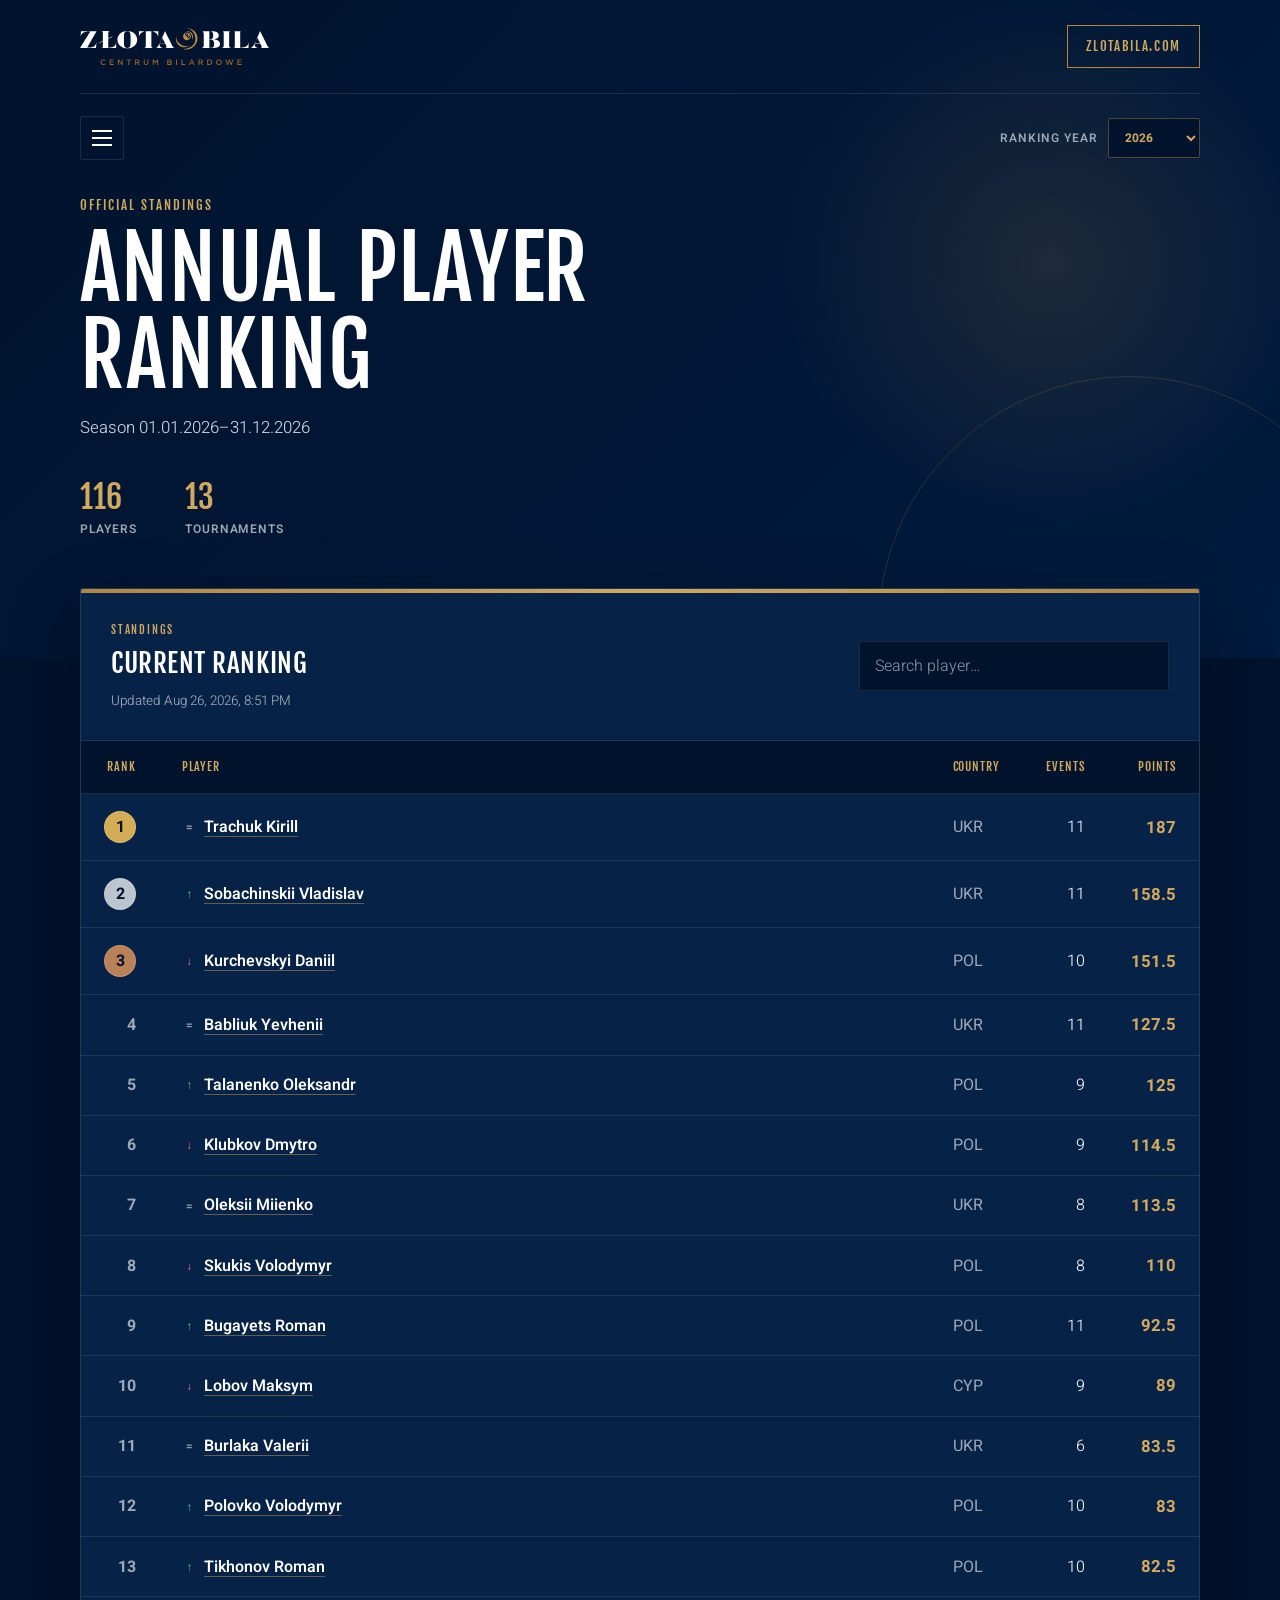
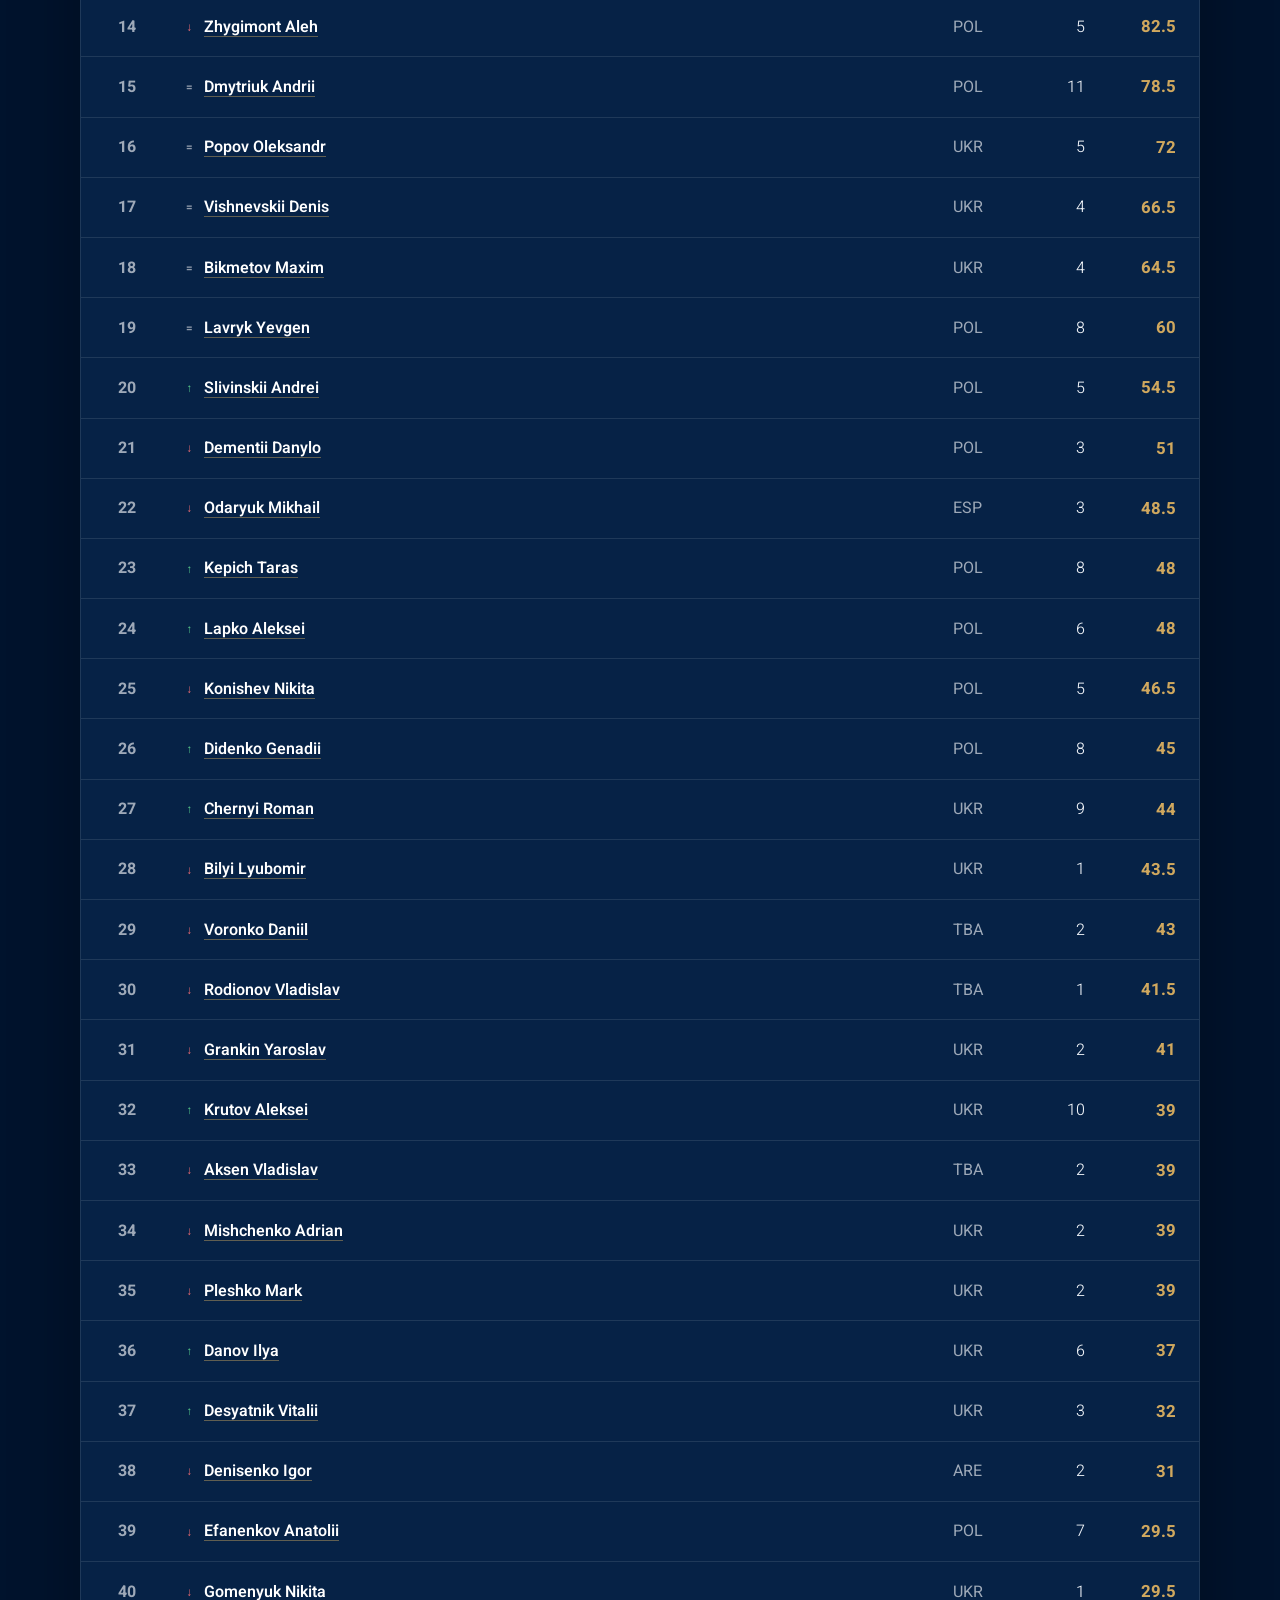
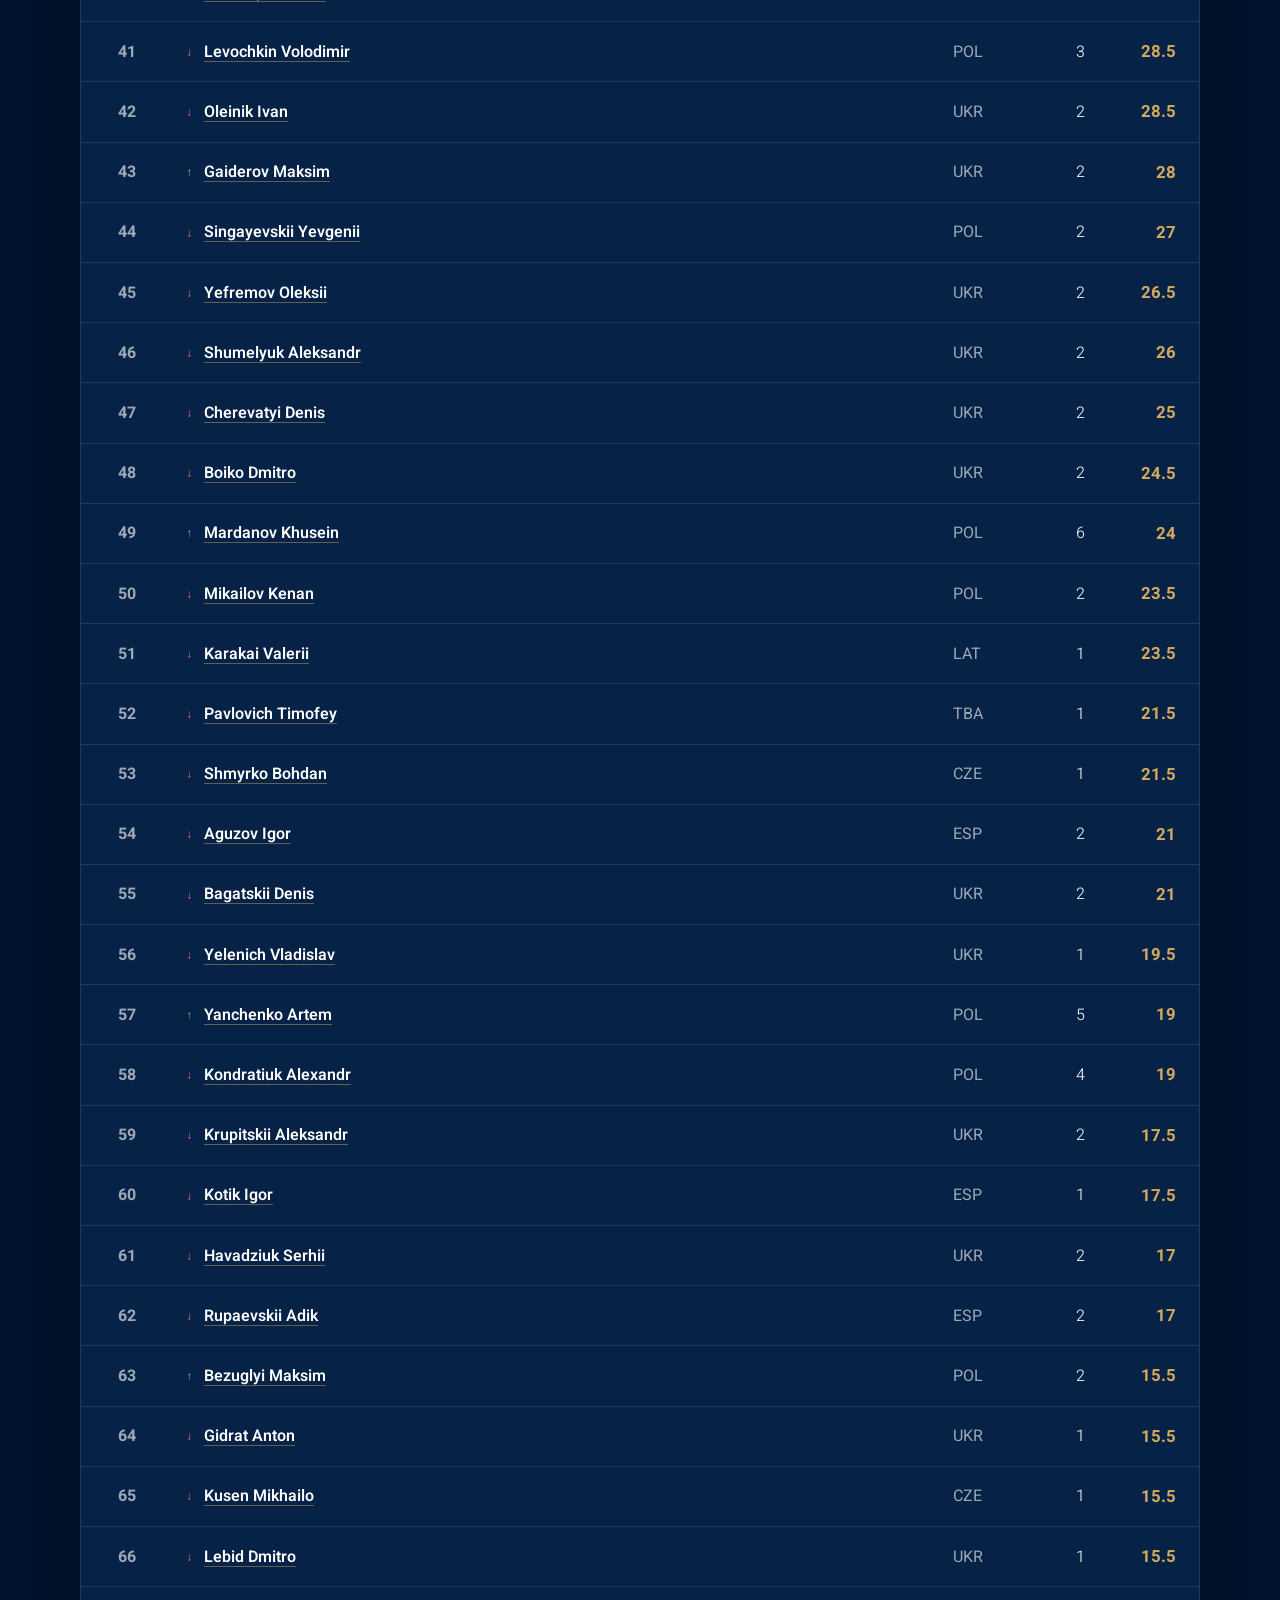
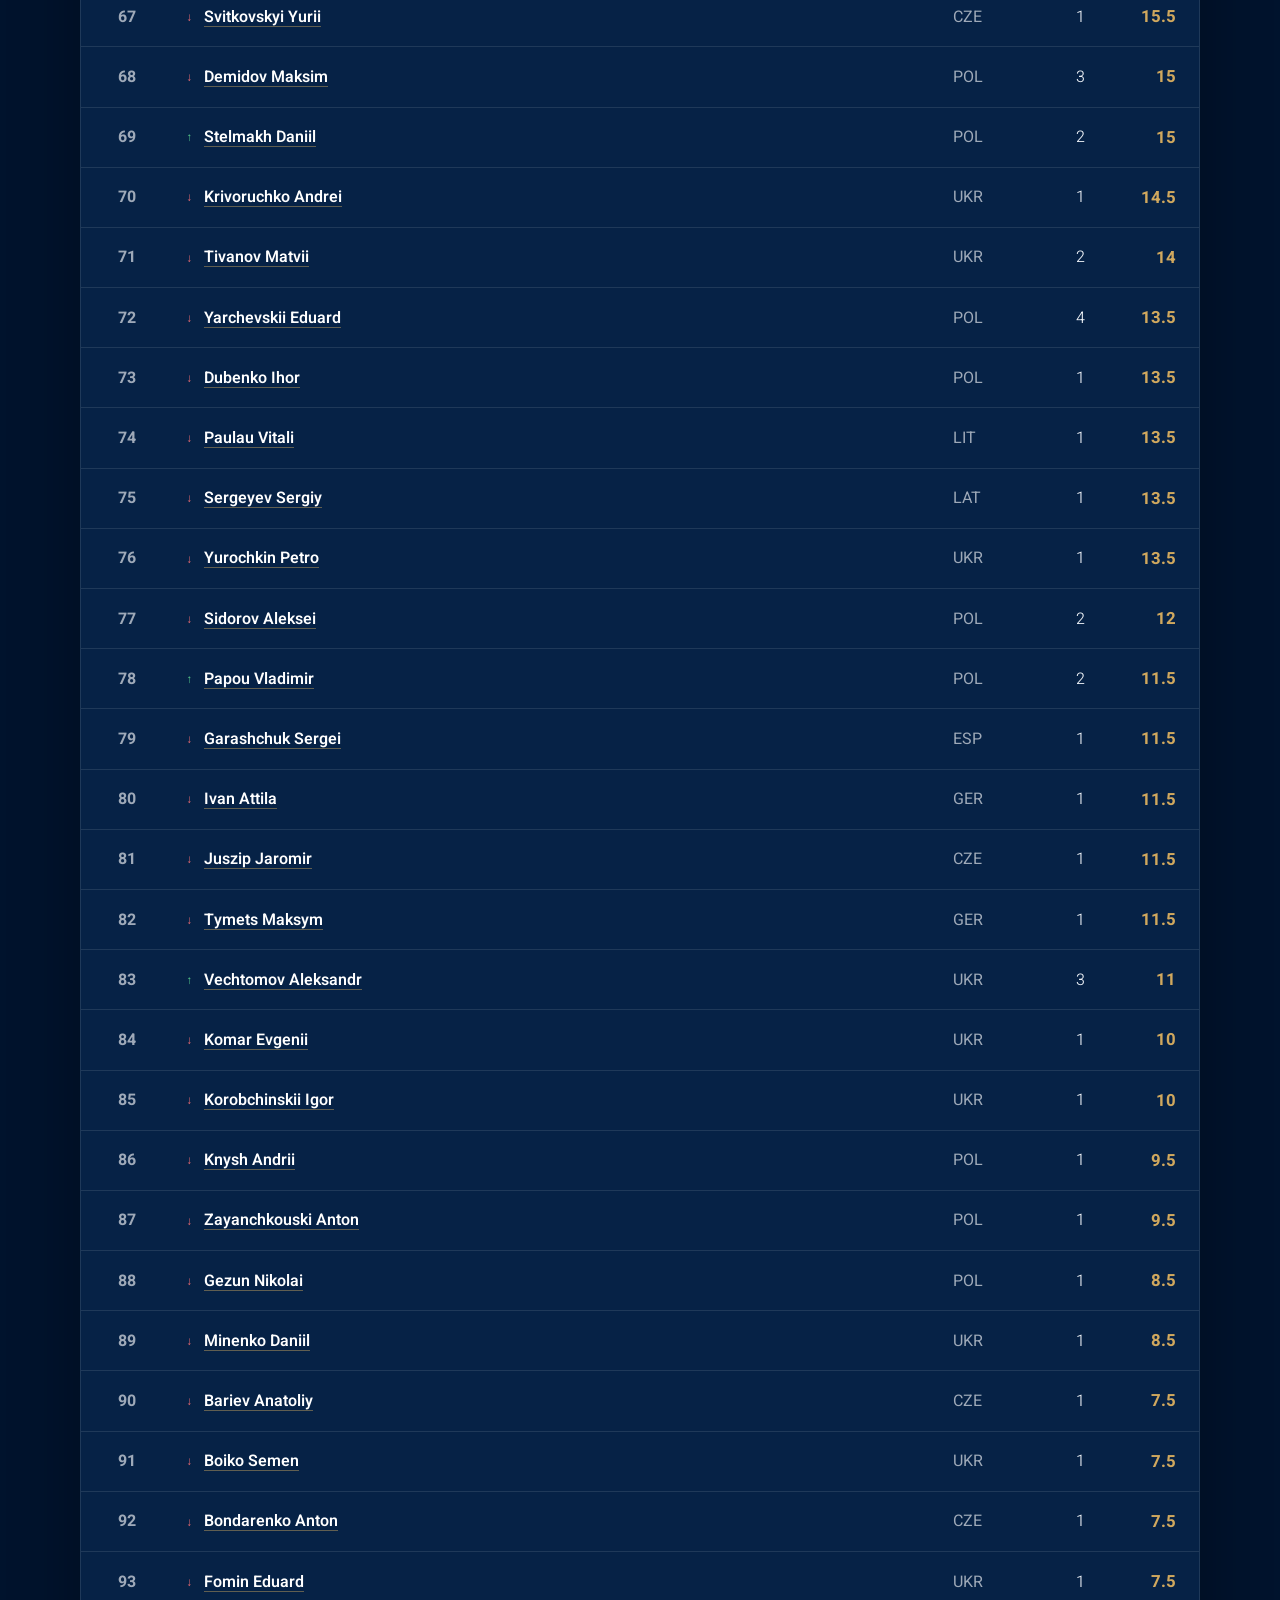
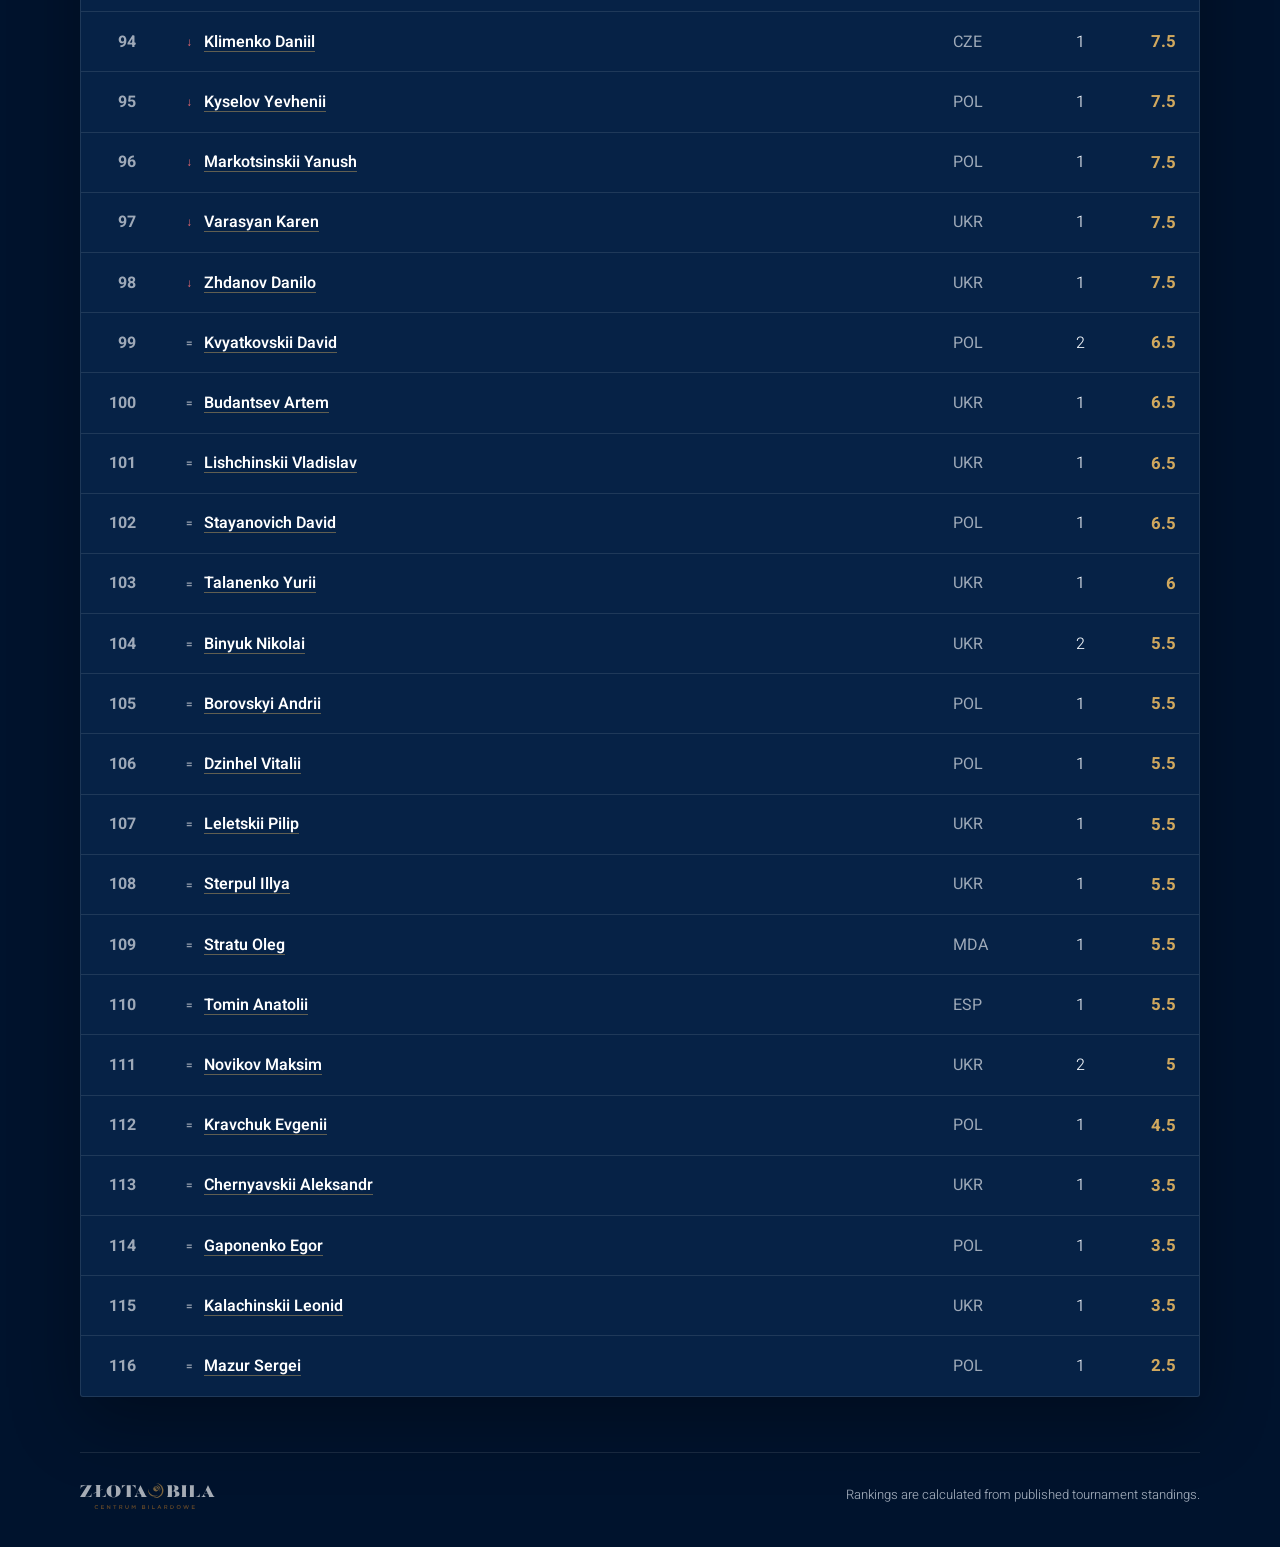
<file: docs/index.html>
<!doctype html>
<html lang="en">
<head>
    <meta charset="utf-8">

    <meta
        name="viewport"
        content="width=device-width, initial-scale=1"
    >

    <meta
        name="description"
        content="Złota Bila annual player ranking"
    >

    <meta name="theme-color" content="#001b3e">

    <title>Annual Ranking — Złota Bila</title>

    <link rel="preconnect" href="https://fonts.googleapis.com">
    <link
        rel="preconnect"
        href="https://fonts.gstatic.com"
        crossorigin
    >
    <link
        href="https://fonts.googleapis.com/css2?family=Fjalla+One&family=Heebo:wght@300;400;500;600;700&display=swap"
        rel="stylesheet"
    >

    <link rel="stylesheet" href="style.css">
    <script src="navigation.js" defer></script>
    <script src="year-navigation.js" defer></script>
    <script src="app.js" defer></script>
</head>

<body>
    <header class="hero">
        <div class="container">
            <div class="brand-bar">
                <a
                    class="brand"
                    href="https://zlotabila.com/"
                    aria-label="Złota Bila home page"
                >
                    <img
                        class="brand-logo"
                        src="zlota.svg"
                        alt="Złota Bila"
                    >
                </a>

                <a
                    class="club-link"
                    href="https://zlotabila.com/"
                >
                    ZLOTABILA.COM
                </a>
            </div>

            <div class="ranking-navigation-row">
                <div class="site-navigation">
                    <button
                        class="menu-button"
                        type="button"
                        aria-label="Open ranking navigation"
                        aria-expanded="false"
                        aria-controls="ranking-menu"
                    >
                        <span></span>
                        <span></span>
                        <span></span>
                    </button>

                    <nav
                        id="ranking-menu"
                        class="navigation-menu"
                        aria-label="Ranking pages"
                        hidden
                    >
                        <a href="index.html" aria-current="page">
                            Annual ranking
                        </a>
                        <a href="seasons.html">
                            Seasonal rankings
                        </a>
                        <a href="disciplines.html">
                            Discipline rankings
                        </a>
                        <a href="head-to-head.html">Head-2-Head</a>
                    </nav>
                </div>
            </div>

            <div class="hero-content">
                <p class="eyebrow">Official standings</p>

                <h1>Annual Player Ranking</h1>

                <p id="season" class="season">
                    Loading season…
                </p>

                <div
                    class="statistics"
                    aria-label="Ranking statistics"
                >
                    <div class="statistic">
                        <strong id="player-count">—</strong>
                        <span>Players</span>
                    </div>

                    <div class="statistic">
                        <strong id="tournament-count">—</strong>
                        <span>Tournaments</span>
                    </div>
                </div>
            </div>
        </div>
    </header>

    <main class="container main-content">
        <section class="ranking-card">
            <div class="gold-line"></div>

            <div class="toolbar">
                <div>
                    <p class="section-label">Standings</p>
                    <h2>Current ranking</h2>

                    <p id="updated" class="updated">
                        Loading ranking…
                    </p>
                </div>

                <label class="search">
                    <span class="visually-hidden">
                        Search for a player
                    </span>

                    <input
                        id="search"
                        type="search"
                        placeholder="Search player…"
                        autocomplete="off"
                    >
                </label>
            </div>

            <div
                id="error-message"
                class="message error-message"
                role="alert"
                hidden
            ></div>

            <div class="table-wrapper">
                <table class="ranking-table">
                    <thead>
                        <tr>
                            <th class="number-column">Rank</th>
                            <th>Player</th>
                            <th>Country</th>
                            <th class="number-column">Events</th>
                            <th class="number-column">Points</th>
                        </tr>
                    </thead>

                    <tbody id="ranking-body"></tbody>
                </table>
            </div>

            <p
                id="empty-message"
                class="message"
                hidden
            >
                No matching players found.
            </p>
        </section>

        <noscript>
            <p class="message noscript-message">
                JavaScript must be enabled to display the ranking.
            </p>
        </noscript>
    </main>

    <footer>
        <div class="container footer-content">
            <img
                class="footer-logo"
                src="zlota.svg"
                alt=""
            >

            <p>
                Rankings are calculated from published tournament
                standings.
            </p>
        </div>
    </footer>
</body>
</html>
</file>
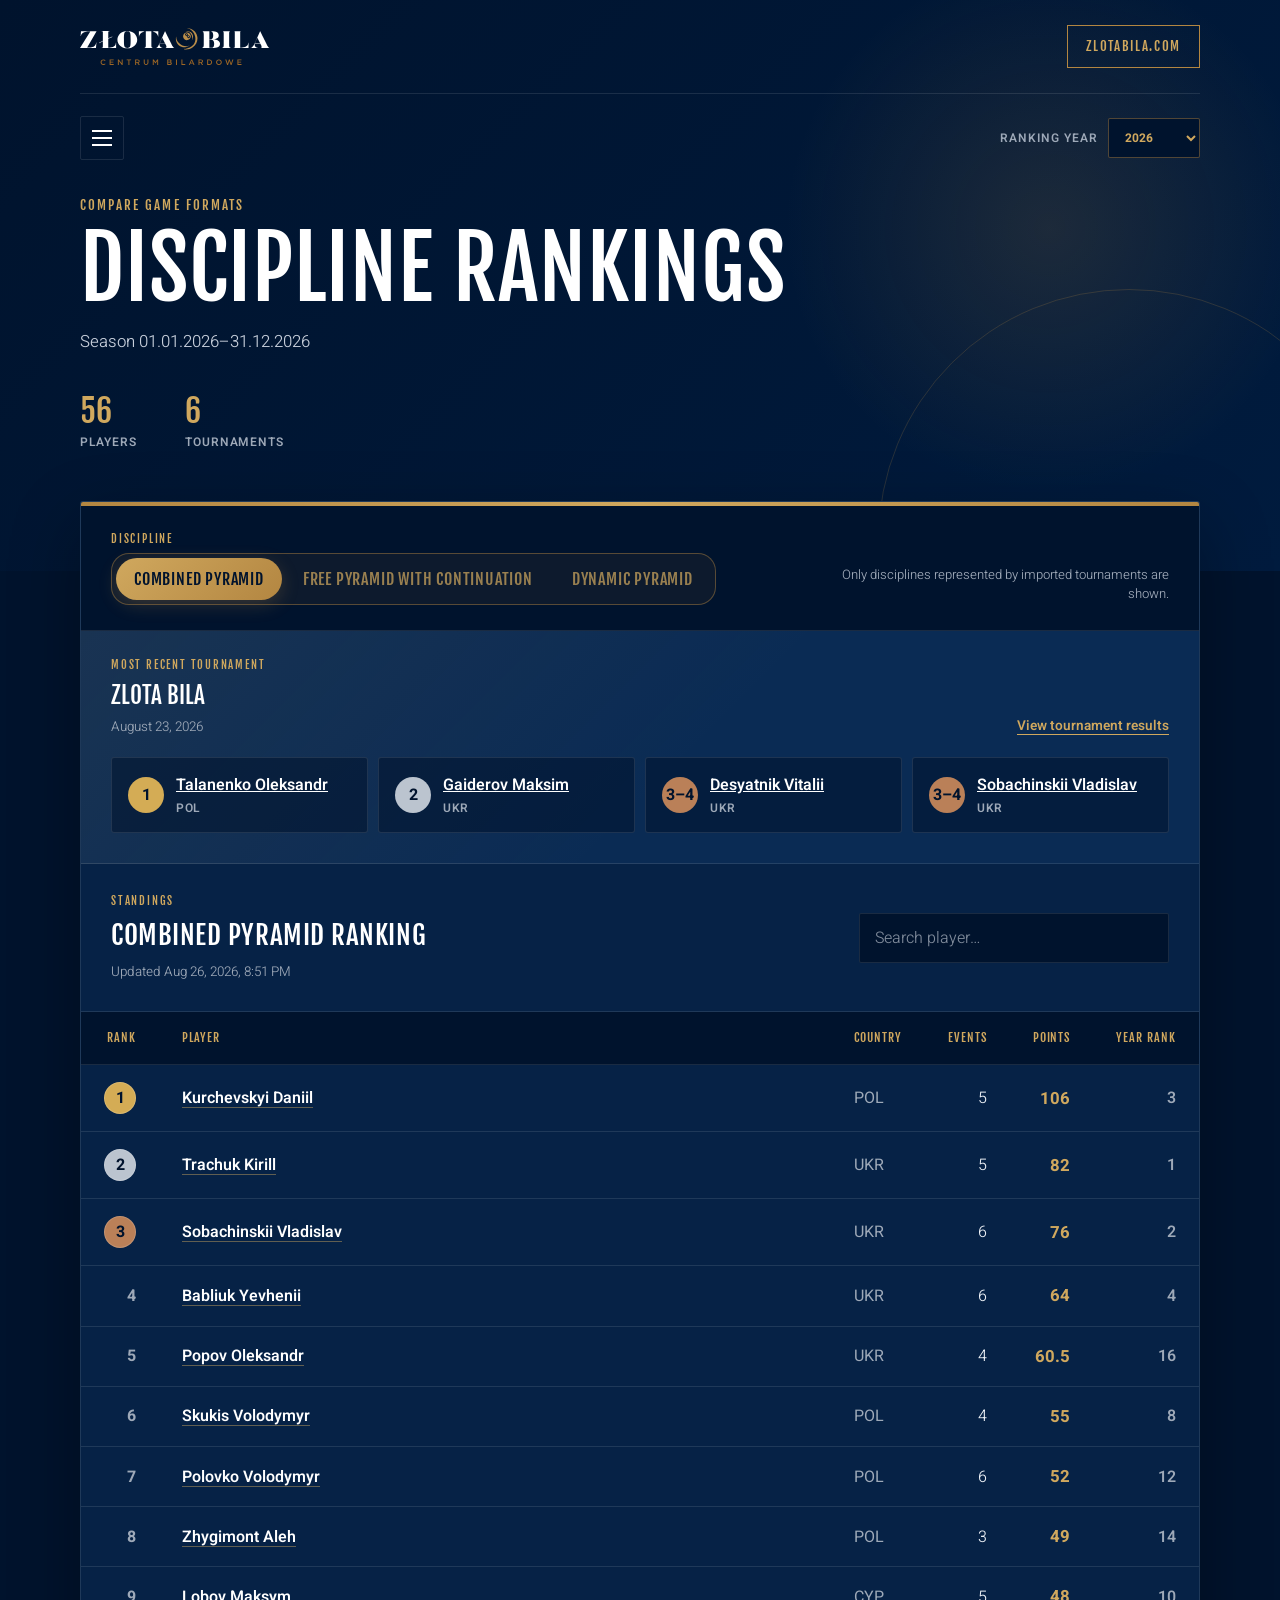
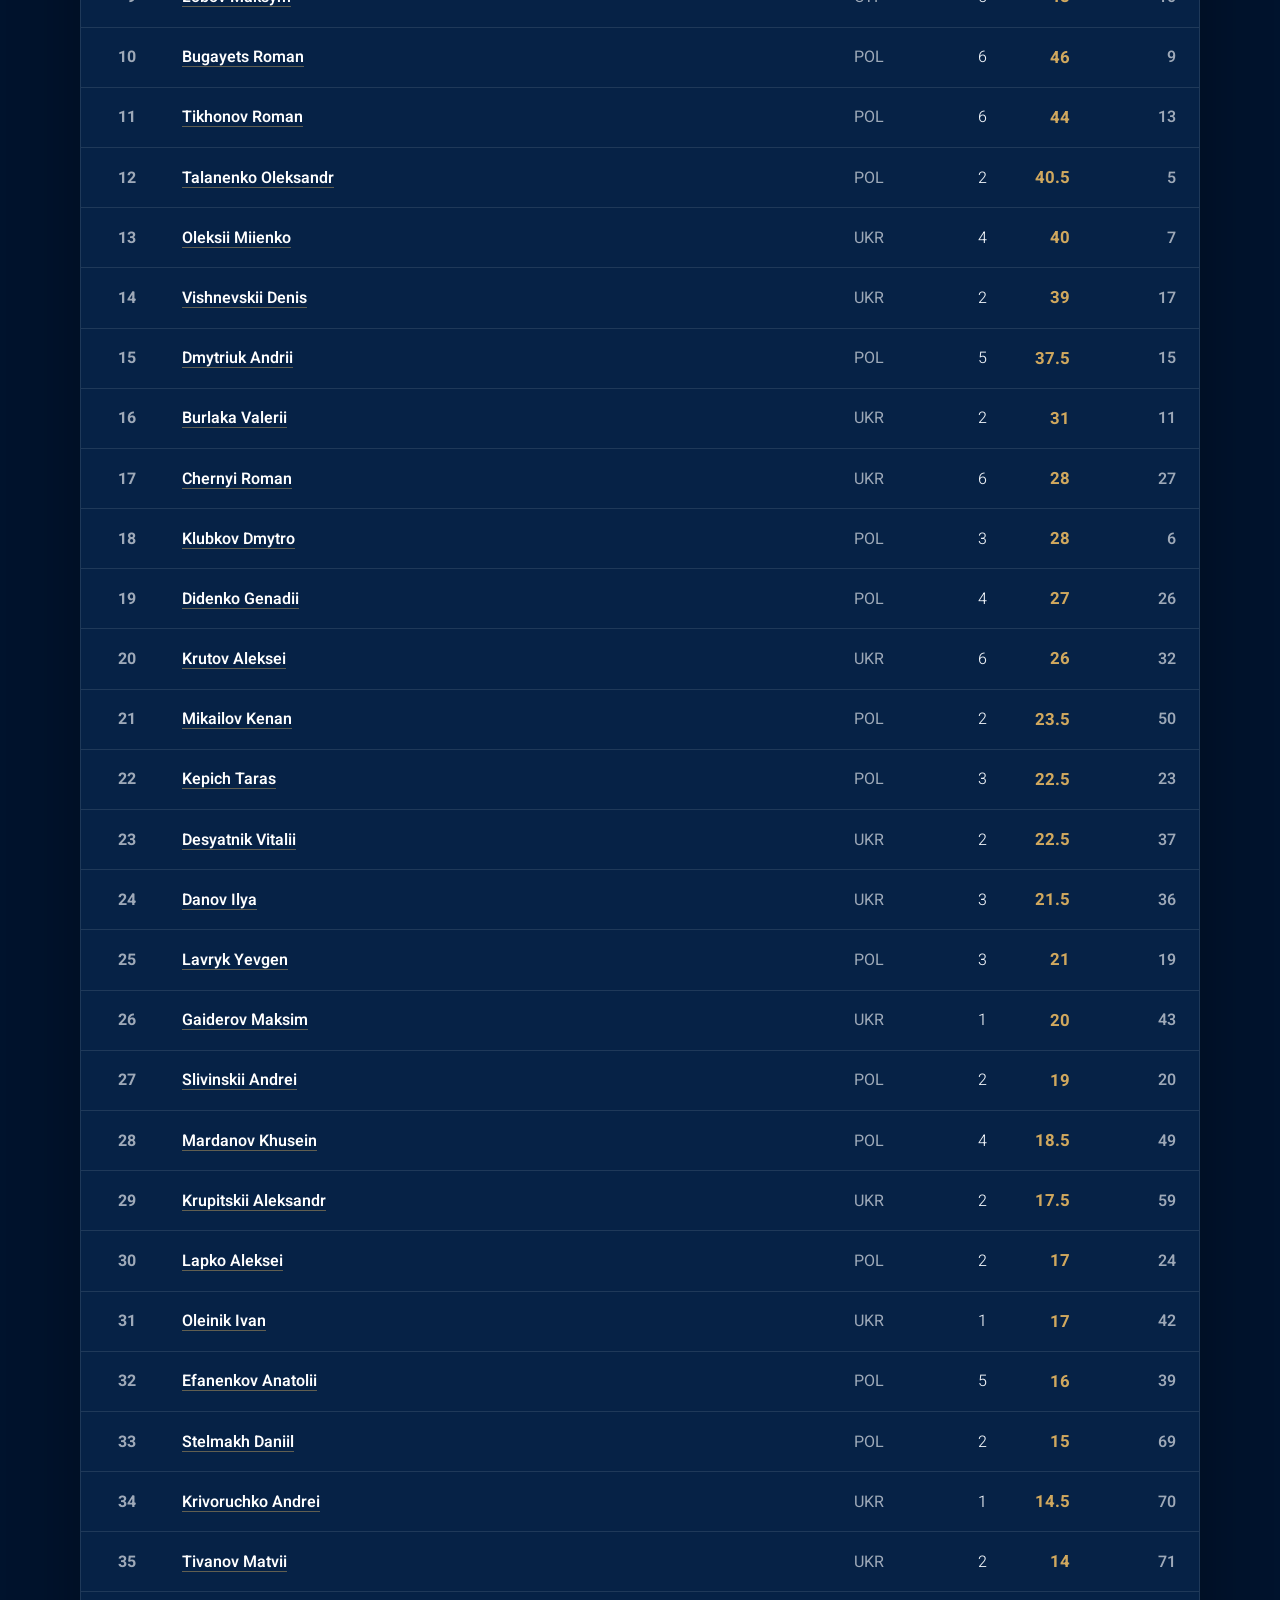
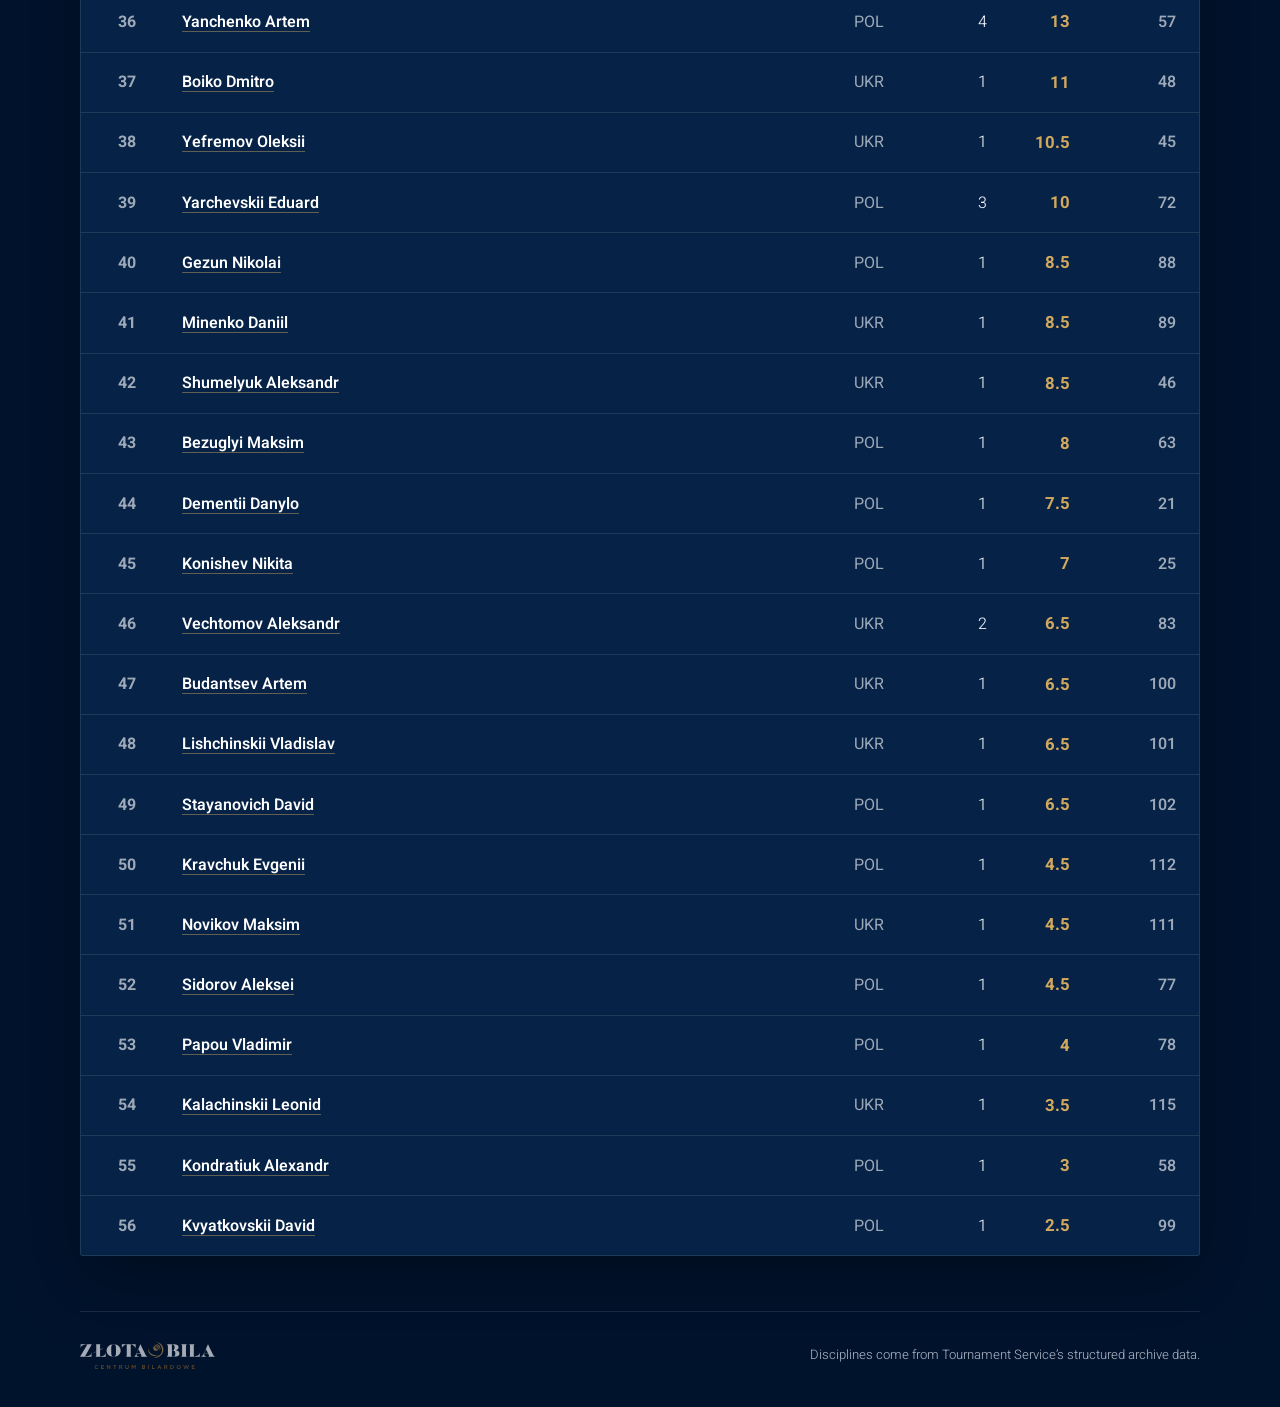
<file: docs/disciplines.html>
<!doctype html>
<html lang="en">
<head>
    <meta charset="utf-8">

    <meta
        name="viewport"
        content="width=device-width, initial-scale=1"
    >

    <meta
        name="description"
        content="Złota Bila player rankings by billiards discipline"
    >

    <meta name="theme-color" content="#001b3e">

    <title>Discipline Rankings — Złota Bila</title>

    <link rel="preconnect" href="https://fonts.googleapis.com">
    <link
        rel="preconnect"
        href="https://fonts.gstatic.com"
        crossorigin
    >
    <link
        href="https://fonts.googleapis.com/css2?family=Fjalla+One&family=Heebo:wght@300;400;500;600;700&display=swap"
        rel="stylesheet"
    >

    <link rel="stylesheet" href="style.css">
    <script src="navigation.js" defer></script>
    <script src="year-navigation.js" defer></script>
    <script src="disciplines.js" defer></script>
</head>

<body>
    <header class="hero">
        <div class="container">
            <div class="brand-bar">
                <a
                    class="brand"
                    href="https://zlotabila.com/"
                    aria-label="Złota Bila home page"
                >
                    <img
                        class="brand-logo"
                        src="zlota.svg"
                        alt="Złota Bila"
                    >
                </a>

                <a class="club-link" href="https://zlotabila.com/">
                    ZLOTABILA.COM
                </a>
            </div>

            <div class="ranking-navigation-row">
                <div class="site-navigation">
                    <button
                        class="menu-button"
                        type="button"
                        aria-label="Open ranking navigation"
                        aria-expanded="false"
                        aria-controls="ranking-menu"
                    >
                        <span></span>
                        <span></span>
                        <span></span>
                    </button>

                    <nav
                        id="ranking-menu"
                        class="navigation-menu"
                        aria-label="Ranking pages"
                        hidden
                    >
                        <a href="index.html">Annual ranking</a>
                        <a href="seasons.html">Seasonal rankings</a>
                        <a href="disciplines.html" aria-current="page">
                            Discipline rankings
                        </a>
                        <a href="head-to-head.html">Head-2-Head</a>
                    </nav>
                </div>
            </div>

            <div class="hero-content">
                <p class="eyebrow">Compare game formats</p>
                <h1>Discipline Rankings</h1>
                <p id="season" class="season">Loading discipline…</p>

                <div
                    class="statistics"
                    aria-label="Discipline statistics"
                >
                    <div class="statistic">
                        <strong id="player-count">—</strong>
                        <span>Players</span>
                    </div>
                    <div class="statistic">
                        <strong id="tournament-count">—</strong>
                        <span>Tournaments</span>
                    </div>
                </div>
            </div>
        </div>
    </header>

    <main class="container main-content">
        <section class="ranking-card">
            <div class="gold-line"></div>

            <div class="period-toolbar">
                <div class="discipline-picker">
                    <p class="section-label">Discipline</p>
                    <div
                        id="discipline-tabs"
                        class="period-tabs discipline-tabs"
                        role="tablist"
                        aria-label="Choose billiards discipline"
                    ></div>
                </div>

                <p class="comparison-note">
                    Only disciplines represented by imported
                    tournaments are shown.
                </p>
            </div>

            <section
                id="latest-podium"
                class="latest-podium"
                aria-labelledby="latest-podium-title"
                hidden
            >
                <div class="podium-heading">
                    <div>
                        <p class="section-label">Most recent tournament</p>
                        <h2 id="latest-podium-title">Latest podium</h2>
                        <p id="latest-tournament-date" class="updated"></p>
                    </div>
                    <a
                        id="latest-tournament-link"
                        class="tournament-link"
                        href="#"
                        target="_blank"
                        rel="noopener noreferrer"
                    >
                        View tournament results
                    </a>
                </div>
                <div
                    id="podium-players"
                    class="podium-players"
                    aria-label="Latest tournament podium"
                ></div>
            </section>

            <div class="toolbar seasonal-toolbar">
                <div>
                    <p class="section-label">Standings</p>
                    <h2 id="discipline-title">Discipline ranking</h2>
                    <p id="updated" class="updated">Loading ranking…</p>
                </div>

                <label class="search">
                    <span class="visually-hidden">Search for a player</span>
                    <input
                        id="search"
                        type="search"
                        placeholder="Search player…"
                        autocomplete="off"
                    >
                </label>
            </div>

            <div
                id="error-message"
                class="message error-message"
                role="alert"
                hidden
            ></div>

            <div class="table-wrapper">
                <table class="seasonal-table">
                    <thead>
                        <tr>
                            <th class="number-column">Rank</th>
                            <th>Player</th>
                            <th>Country</th>
                            <th class="number-column">Events</th>
                            <th class="number-column">Points</th>
                            <th class="number-column annual-rank-column">
                                Year rank
                            </th>
                        </tr>
                    </thead>
                    <tbody id="ranking-body"></tbody>
                </table>
            </div>

            <p id="empty-message" class="message" hidden>
                No matching players found.
            </p>
        </section>

        <noscript>
            <p class="message noscript-message">
                JavaScript must be enabled to display the ranking.
            </p>
        </noscript>
    </main>

    <footer>
        <div class="container footer-content">
            <img class="footer-logo" src="zlota.svg" alt="">
            <p>
                Disciplines come from Tournament Service’s structured
                archive data.
            </p>
        </div>
    </footer>
</body>
</html>
</file>
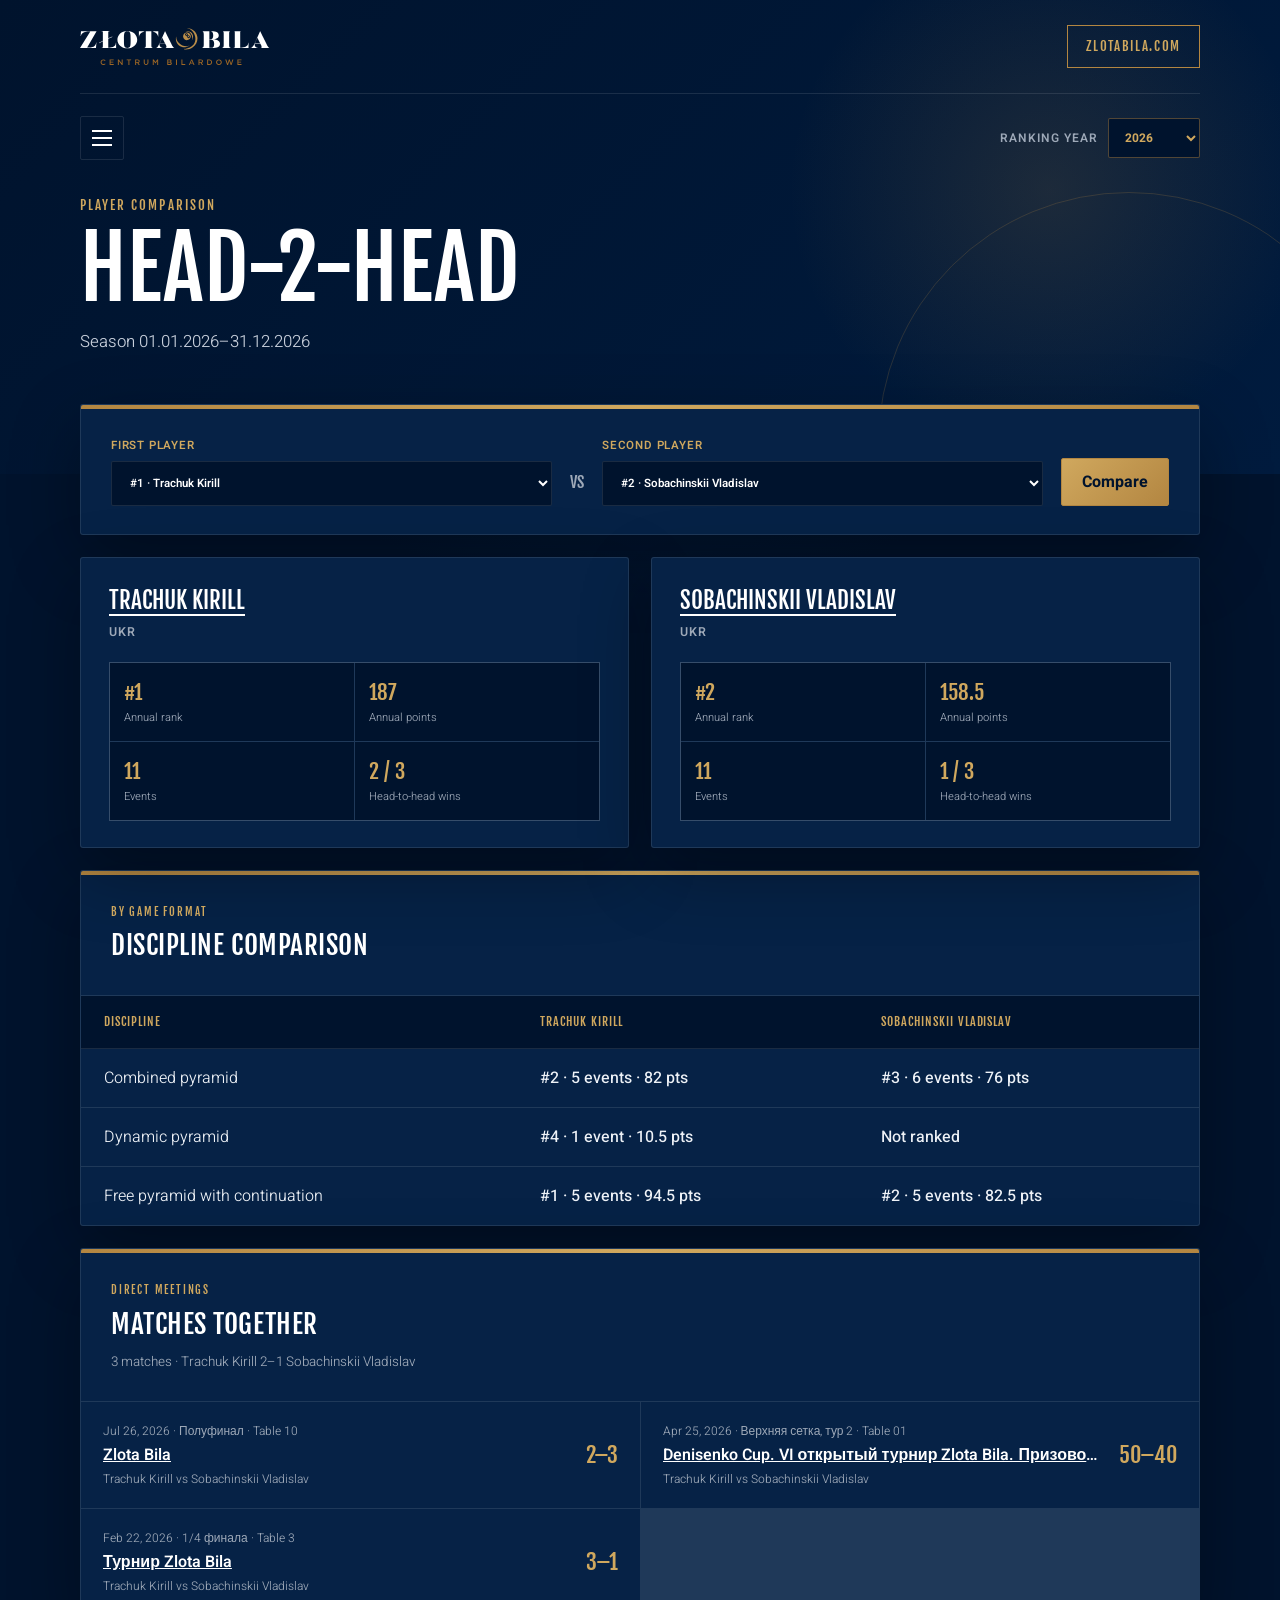
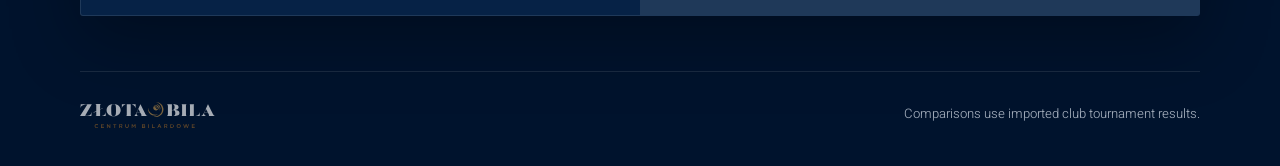
<file: docs/head-to-head.html>
<!doctype html>
<html lang="en">
<head>
    <meta charset="utf-8">
    <meta name="viewport" content="width=device-width, initial-scale=1">
    <meta
        name="description"
        content="Compare Złota Bila player rankings and match records"
    >
    <meta name="theme-color" content="#001b3e">
    <title>Head-2-Head — Złota Bila</title>

    <link rel="preconnect" href="https://fonts.googleapis.com">
    <link rel="preconnect" href="https://fonts.gstatic.com" crossorigin>
    <link
        href="https://fonts.googleapis.com/css2?family=Fjalla+One&family=Heebo:wght@300;400;500;600;700&display=swap"
        rel="stylesheet"
    >
    <link rel="stylesheet" href="style.css">
    <script src="navigation.js" defer></script>
    <script src="year-navigation.js" defer></script>
    <script src="head-to-head.js" defer></script>
</head>

<body>
    <header class="hero head-to-head-hero">
        <div class="container">
            <div class="brand-bar">
                <a
                    class="brand"
                    href="https://zlotabila.com/"
                    aria-label="Złota Bila home page"
                >
                    <img class="brand-logo" src="zlota.svg" alt="Złota Bila">
                </a>
                <a class="club-link" href="https://zlotabila.com/">
                    ZLOTABILA.COM
                </a>
            </div>

            <div class="ranking-navigation-row">
                <div class="site-navigation">
                    <button
                        class="menu-button"
                        type="button"
                        aria-label="Open ranking navigation"
                        aria-expanded="false"
                        aria-controls="ranking-menu"
                    >
                        <span></span><span></span><span></span>
                    </button>
                    <nav
                        id="ranking-menu"
                        class="navigation-menu"
                        aria-label="Ranking pages"
                        hidden
                    >
                        <a href="index.html">Annual ranking</a>
                        <a href="seasons.html">Seasonal rankings</a>
                        <a href="disciplines.html">Discipline rankings</a>
                        <a href="head-to-head.html" aria-current="page">
                            Head-2-Head
                        </a>
                    </nav>
                </div>
            </div>

            <div class="hero-content">
                <p class="eyebrow">Player comparison</p>
                <h1>Head-2-Head</h1>
                <p id="season" class="season">Loading players…</p>
            </div>
        </div>
    </header>

    <main class="container main-content head-to-head-content">
        <section class="ranking-card comparison-card">
            <div class="gold-line"></div>
            <form id="comparison-form" class="comparison-form">
                <label>
                    <span>First player</span>
                    <select id="player-one" required></select>
                </label>
                <span class="versus-mark" aria-hidden="true">VS</span>
                <label>
                    <span>Second player</span>
                    <select id="player-two" required></select>
                </label>
                <button class="compare-button" type="submit">Compare</button>
            </form>

            <div
                id="error-message"
                class="message error-message"
                role="alert"
                hidden
            ></div>
        </section>

        <section id="comparison-results" hidden>
            <div id="annual-comparison" class="player-comparison-grid"></div>

            <section class="ranking-card discipline-comparison-card">
                <div class="gold-line"></div>
                <div class="toolbar">
                    <div>
                        <p class="section-label">By game format</p>
                        <h2>Discipline comparison</h2>
                    </div>
                </div>
                <div class="table-wrapper">
                    <table class="head-to-head-table">
                        <thead>
                            <tr>
                                <th>Discipline</th>
                                <th id="discipline-player-one">Player 1</th>
                                <th id="discipline-player-two">Player 2</th>
                            </tr>
                        </thead>
                        <tbody id="discipline-body"></tbody>
                    </table>
                </div>
            </section>

            <section class="ranking-card meetings-card">
                <div class="gold-line"></div>
                <div class="toolbar">
                    <div>
                        <p class="section-label">Direct meetings</p>
                        <h2>Matches together</h2>
                        <p id="meeting-summary" class="updated"></p>
                    </div>
                </div>
                <div id="meeting-list" class="meeting-list"></div>
                <p id="no-meetings" class="message" hidden>
                    These players have no imported matches together.
                </p>
            </section>
        </section>

        <noscript>
            <p class="message noscript-message">
                JavaScript must be enabled to compare players.
            </p>
        </noscript>
    </main>

    <footer>
        <div class="container footer-content">
            <img class="footer-logo" src="zlota.svg" alt="">
            <p>Comparisons use imported club tournament results.</p>
        </div>
    </footer>
</body>
</html>
</file>
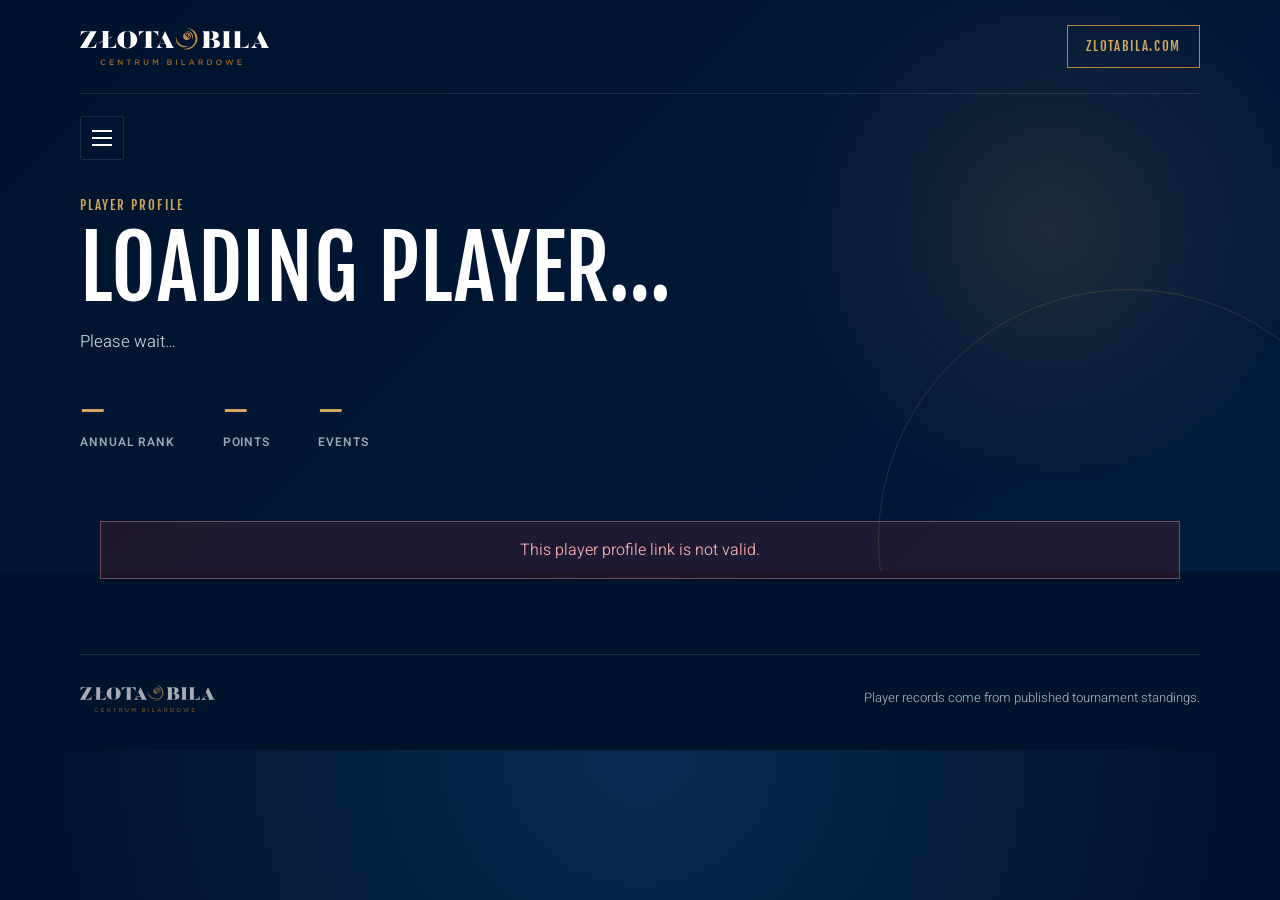
<file: docs/player.html>
<!doctype html>
<html lang="en">
<head>
    <meta charset="utf-8">
    <meta
        name="viewport"
        content="width=device-width, initial-scale=1"
    >
    <meta
        name="description"
        content="Złota Bila player profile and tournament history"
    >
    <meta name="theme-color" content="#001b3e">
    <title>Player Profile — Złota Bila</title>

    <link rel="preconnect" href="https://fonts.googleapis.com">
    <link
        rel="preconnect"
        href="https://fonts.gstatic.com"
        crossorigin
    >
    <link
        href="https://fonts.googleapis.com/css2?family=Fjalla+One&family=Heebo:wght@300;400;500;600;700&display=swap"
        rel="stylesheet"
    >

    <link rel="stylesheet" href="style.css">
    <script src="navigation.js" defer></script>
    <script src="year-navigation.js" defer></script>
    <script src="player.js" defer></script>
</head>

<body>
    <header class="hero profile-hero">
        <div class="container">
            <div class="brand-bar">
                <a
                    class="brand"
                    href="https://zlotabila.com/"
                    aria-label="Złota Bila home page"
                >
                    <img
                        class="brand-logo"
                        src="zlota.svg"
                        alt="Złota Bila"
                    >
                </a>

                <a class="club-link" href="https://zlotabila.com/">
                    ZLOTABILA.COM
                </a>
            </div>

            <div class="ranking-navigation-row">
                <div class="site-navigation">
                    <button
                        class="menu-button"
                        type="button"
                        aria-label="Open ranking navigation"
                        aria-expanded="false"
                        aria-controls="ranking-menu"
                    >
                        <span></span>
                        <span></span>
                        <span></span>
                    </button>

                    <nav
                        id="ranking-menu"
                        class="navigation-menu"
                        aria-label="Ranking pages"
                        hidden
                    >
                        <a href="index.html">Annual ranking</a>
                        <a href="seasons.html">Seasonal rankings</a>
                        <a href="disciplines.html">
                            Discipline rankings
                        </a>
                        <a href="head-to-head.html">Head-2-Head</a>
                    </nav>
                </div>
            </div>

            <div class="hero-content">
                <p class="eyebrow">Player profile</p>
                <h1 id="player-name">Loading player…</h1>
                <p id="player-meta" class="season">Please wait…</p>

                <div class="statistics" aria-label="Annual statistics">
                    <div class="statistic">
                        <strong id="annual-rank">—</strong>
                        <span>Annual rank</span>
                    </div>
                    <div class="statistic">
                        <strong id="total-points">—</strong>
                        <span>Points</span>
                    </div>
                    <div class="statistic">
                        <strong id="event-count">—</strong>
                        <span>Events</span>
                    </div>
                </div>
            </div>
        </div>
    </header>

    <main class="container main-content profile-content">
        <div
            id="error-message"
            class="message error-message profile-error"
            role="alert"
            hidden
        ></div>

        <section id="profile-details" hidden>
            <div class="profile-breakdowns">
                <section class="breakdown-card">
                    <p class="section-label">Across the year</p>
                    <h2>Seasonal form</h2>
                    <div id="period-breakdown" class="breakdown-list"></div>
                </section>

                <section class="breakdown-card">
                    <p class="section-label">By game format</p>
                    <h2>Discipline form</h2>
                    <div
                        id="discipline-breakdown"
                        class="breakdown-list"
                    ></div>
                </section>
            </div>

            <section class="ranking-card history-card">
                <div class="gold-line"></div>
                <div class="toolbar">
                    <div>
                        <p class="section-label">Complete record</p>
                        <h2>Tournament history</h2>
                        <p id="updated" class="updated"></p>
                    </div>
                    <a class="back-link" href="index.html">
                        Back to annual ranking
                    </a>
                </div>

                <div class="table-wrapper">
                    <table class="history-table">
                        <thead>
                            <tr>
                                <th>Date</th>
                                <th>Tournament</th>
                                <th>Discipline</th>
                                <th class="number-column">Place</th>
                                <th class="number-column">Points</th>
                            </tr>
                        </thead>
                        <tbody id="history-body"></tbody>
                    </table>
                </div>
            </section>
        </section>

        <noscript>
            <p class="message noscript-message">
                JavaScript must be enabled to display the profile.
            </p>
        </noscript>
    </main>

    <footer>
        <div class="container footer-content">
            <img class="footer-logo" src="zlota.svg" alt="">
            <p>Player records come from published tournament standings.</p>
        </div>
    </footer>
</body>
</html>
</file>
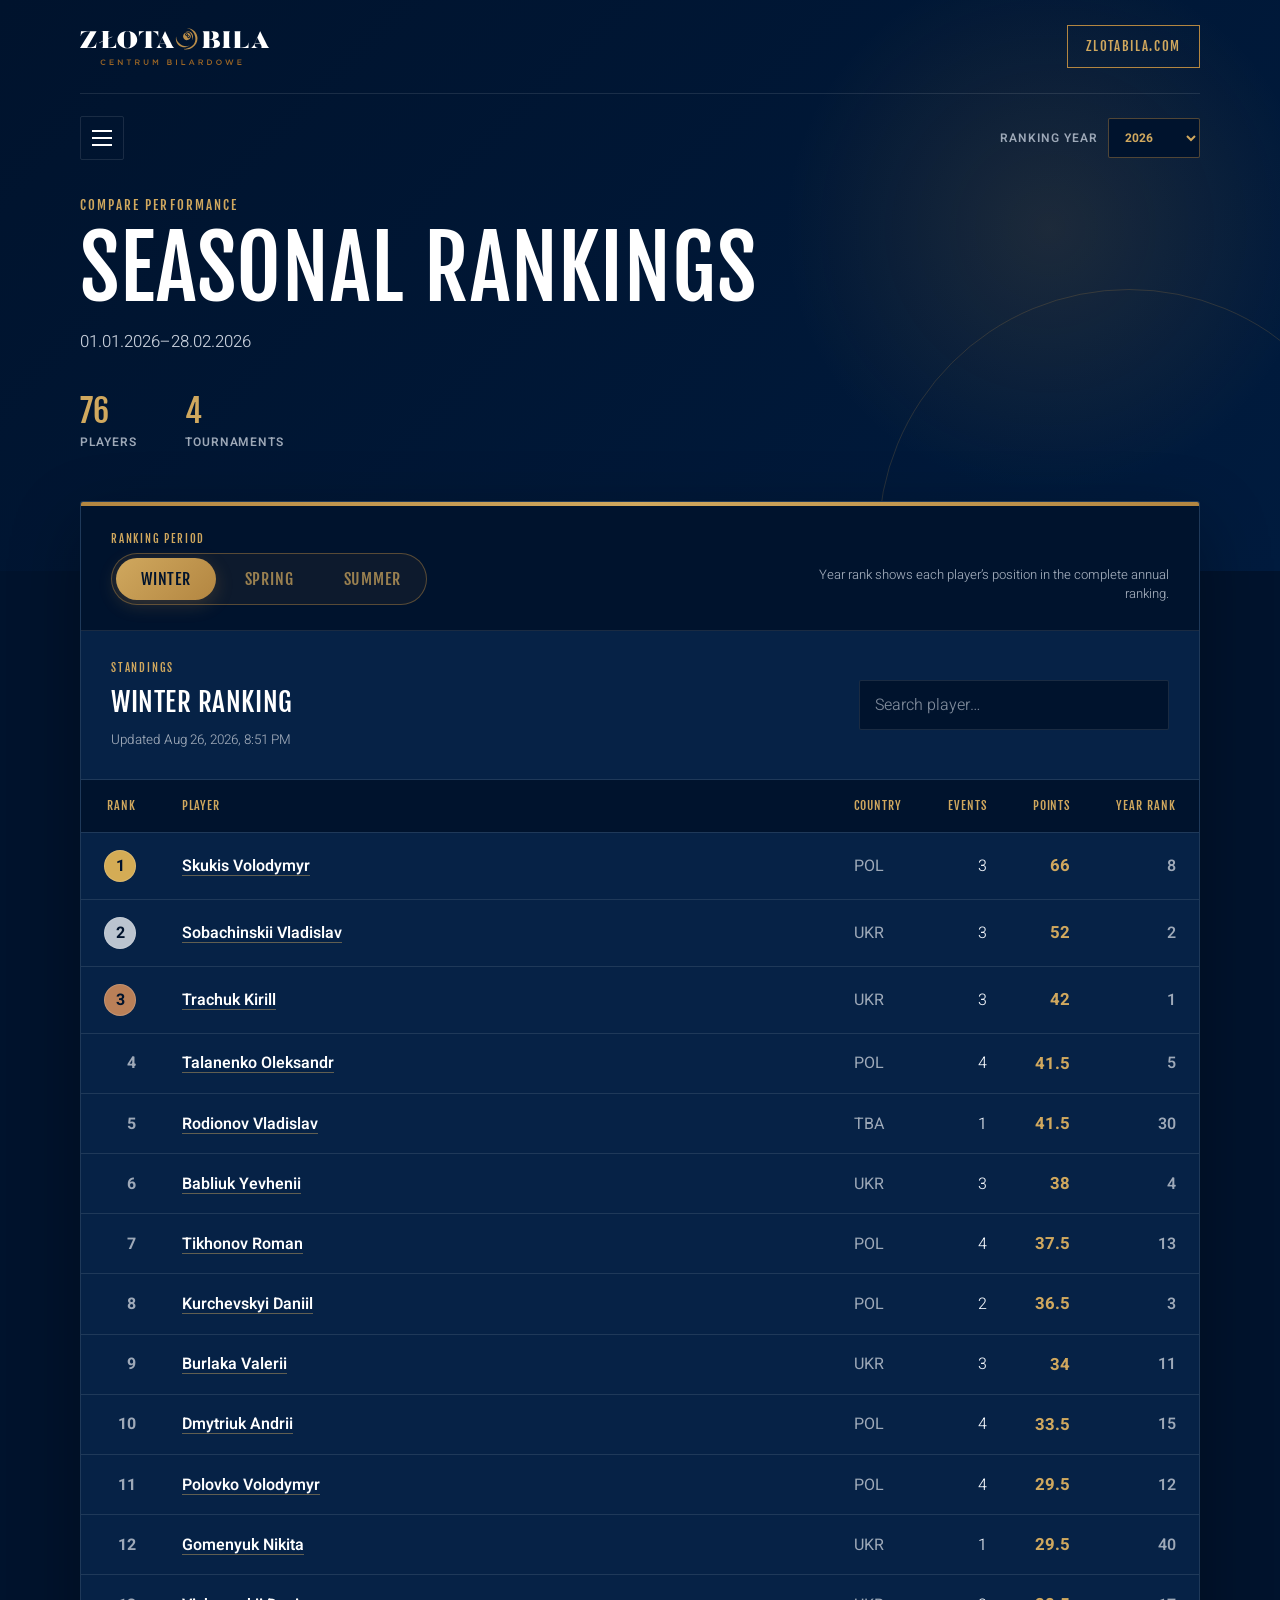
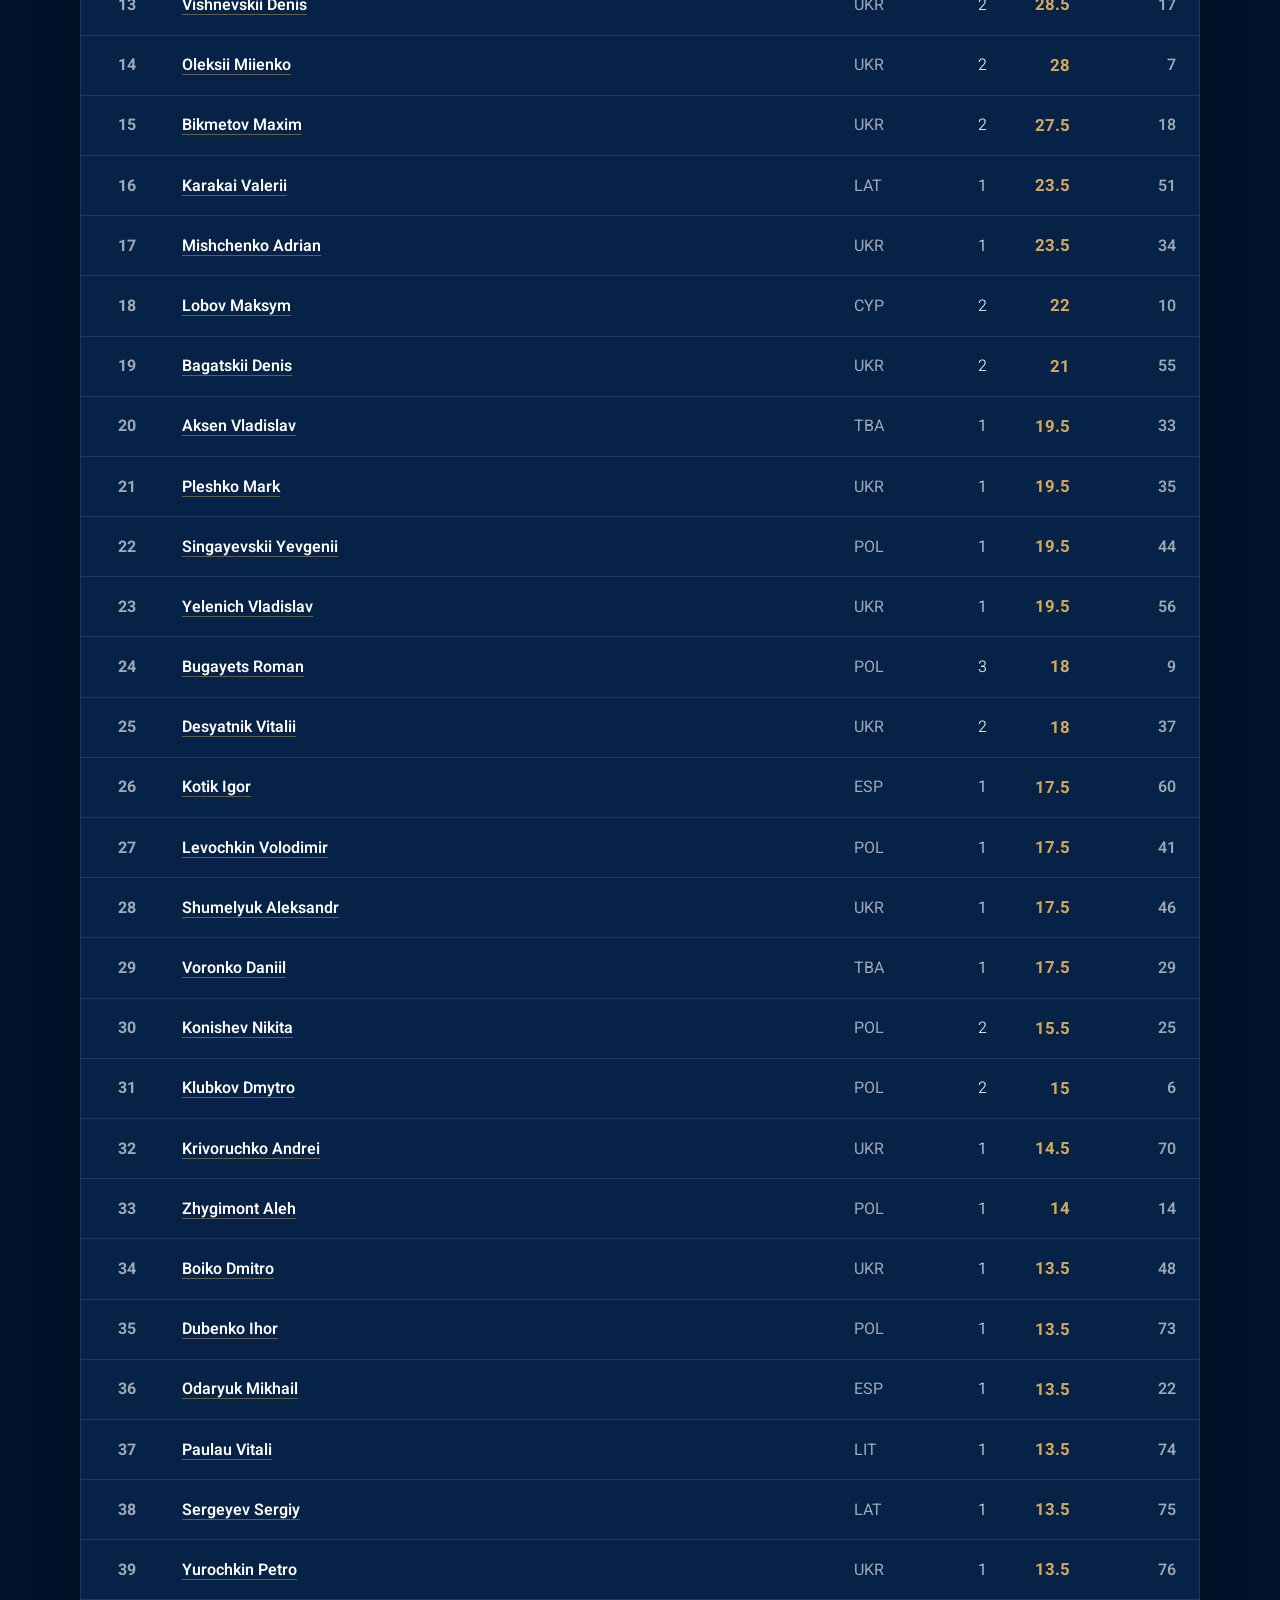
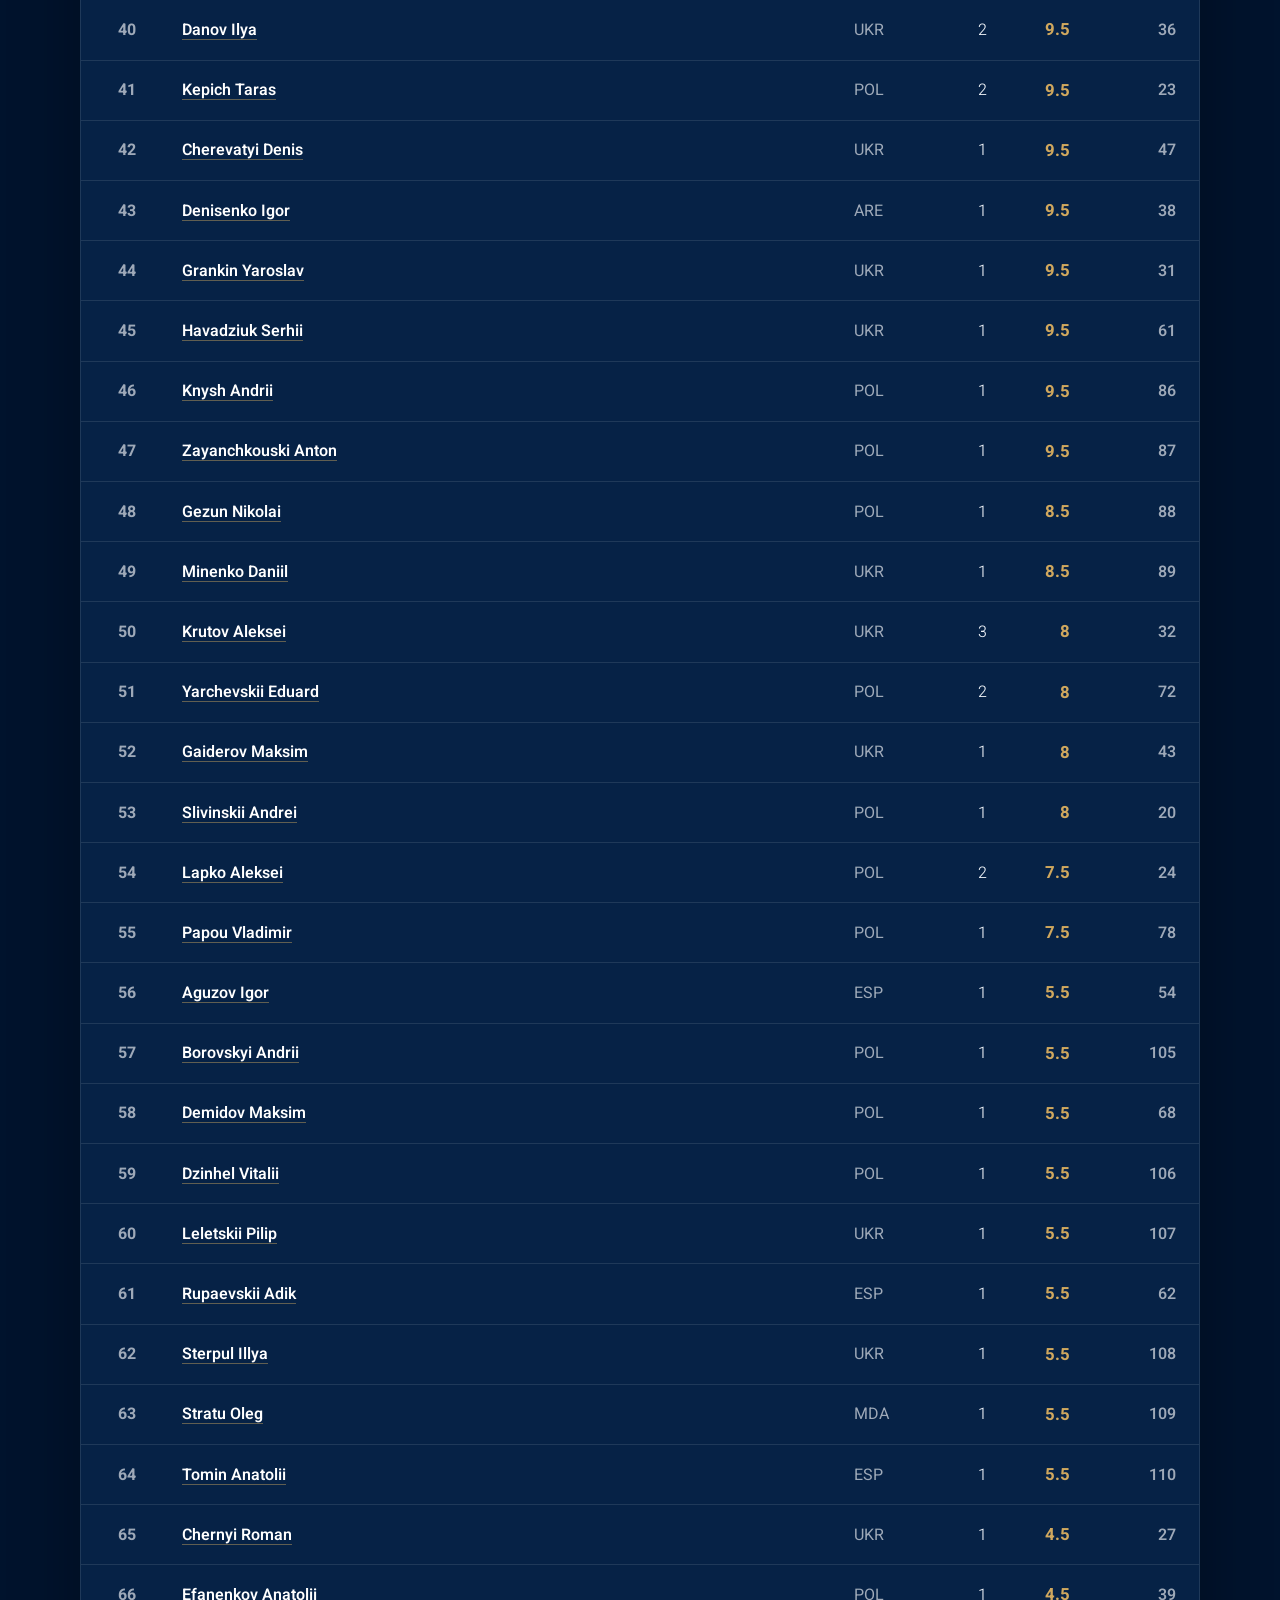
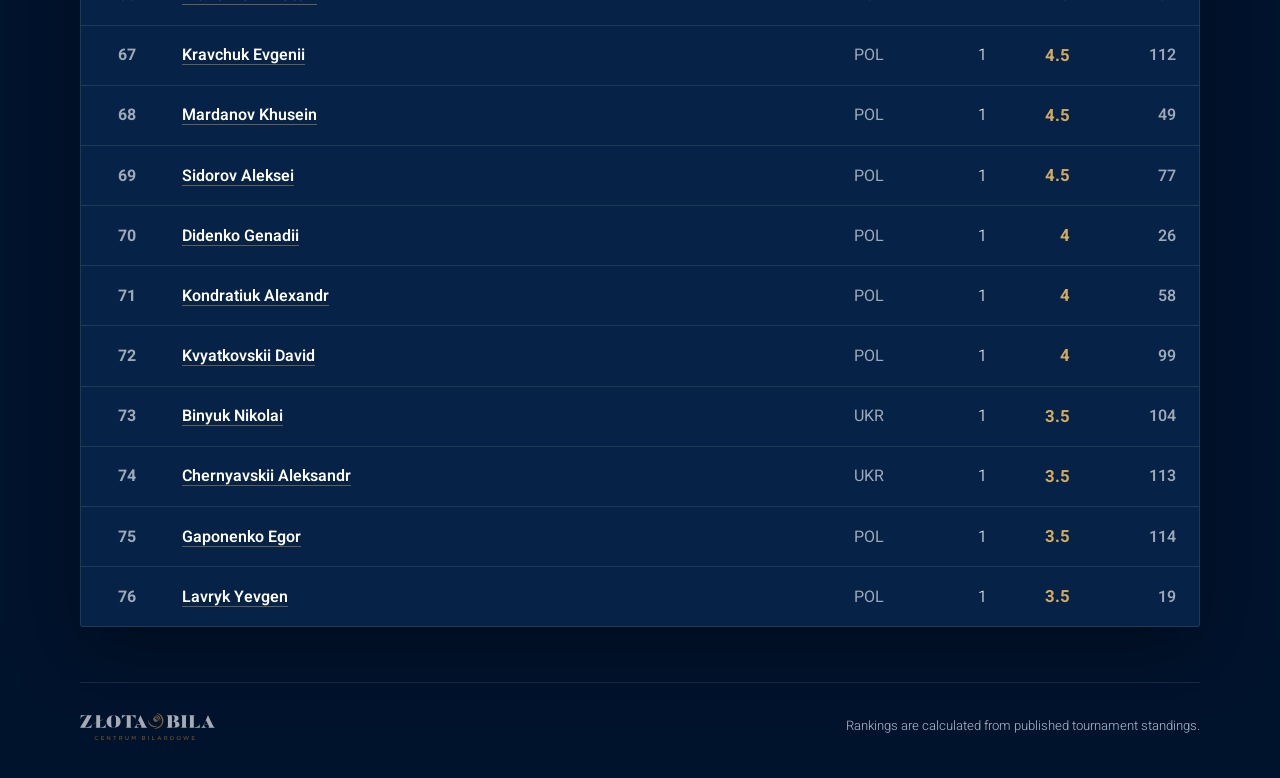
<file: docs/seasons.html>
<!doctype html>
<html lang="en">
<head>
    <meta charset="utf-8">

    <meta
        name="viewport"
        content="width=device-width, initial-scale=1"
    >

    <meta
        name="description"
        content="Złota Bila winter, spring, and summer player rankings"
    >

    <meta name="theme-color" content="#001b3e">

    <title>Seasonal Rankings — Złota Bila</title>

    <link rel="preconnect" href="https://fonts.googleapis.com">
    <link
        rel="preconnect"
        href="https://fonts.gstatic.com"
        crossorigin
    >
    <link
        href="https://fonts.googleapis.com/css2?family=Fjalla+One&family=Heebo:wght@300;400;500;600;700&display=swap"
        rel="stylesheet"
    >

    <link rel="stylesheet" href="style.css">
    <script src="navigation.js" defer></script>
    <script src="year-navigation.js" defer></script>
    <script src="seasons.js" defer></script>
</head>

<body>
    <header class="hero seasonal-hero">
        <div class="container">
            <div class="brand-bar">
                <a
                    class="brand"
                    href="https://zlotabila.com/"
                    aria-label="Złota Bila home page"
                >
                    <img
                        class="brand-logo"
                        src="zlota.svg"
                        alt="Złota Bila"
                    >
                </a>

                <a class="club-link" href="https://zlotabila.com/">
                    ZLOTABILA.COM
                </a>
            </div>

            <div class="ranking-navigation-row">
                <div class="site-navigation">
                    <button
                        class="menu-button"
                        type="button"
                        aria-label="Open ranking navigation"
                        aria-expanded="false"
                        aria-controls="ranking-menu"
                    >
                        <span></span>
                        <span></span>
                        <span></span>
                    </button>

                    <nav
                        id="ranking-menu"
                        class="navigation-menu"
                        aria-label="Ranking pages"
                        hidden
                    >
                        <a href="index.html">Annual ranking</a>
                        <a href="seasons.html" aria-current="page">
                            Seasonal rankings
                        </a>
                        <a href="disciplines.html">
                            Discipline rankings
                        </a>
                        <a href="head-to-head.html">Head-2-Head</a>
                    </nav>
                </div>
            </div>

            <div class="hero-content">
                <p class="eyebrow">Compare performance</p>
                <h1>Seasonal Rankings</h1>
                <p id="season" class="season">Loading season…</p>

                <div class="statistics" aria-label="Period statistics">
                    <div class="statistic">
                        <strong id="player-count">—</strong>
                        <span>Players</span>
                    </div>
                    <div class="statistic">
                        <strong id="tournament-count">—</strong>
                        <span>Tournaments</span>
                    </div>
                </div>
            </div>
        </div>
    </header>

    <main class="container main-content">
        <section class="ranking-card">
            <div class="gold-line"></div>

            <div class="period-toolbar">
                <div>
                    <p class="section-label">Ranking period</p>
                    <div
                        id="period-tabs"
                        class="period-tabs"
                        role="tablist"
                        aria-label="Choose ranking period"
                    ></div>
                </div>

                <p class="comparison-note">
                    Year rank shows each player’s position in the
                    complete annual ranking.
                </p>
            </div>

            <div class="toolbar seasonal-toolbar">
                <div>
                    <p class="section-label">Standings</p>
                    <h2 id="period-title">Season ranking</h2>
                    <p id="updated" class="updated">Loading ranking…</p>
                </div>

                <label class="search">
                    <span class="visually-hidden">Search for a player</span>
                    <input
                        id="search"
                        type="search"
                        placeholder="Search player…"
                        autocomplete="off"
                    >
                </label>
            </div>

            <div
                id="error-message"
                class="message error-message"
                role="alert"
                hidden
            ></div>

            <div class="table-wrapper">
                <table class="seasonal-table">
                    <thead>
                        <tr>
                            <th class="number-column">Rank</th>
                            <th>Player</th>
                            <th>Country</th>
                            <th class="number-column">Events</th>
                            <th class="number-column">Points</th>
                            <th class="number-column annual-rank-column">
                                Year rank
                            </th>
                        </tr>
                    </thead>
                    <tbody id="ranking-body"></tbody>
                </table>
            </div>

            <p id="empty-message" class="message" hidden>
                No matching players found.
            </p>
        </section>

        <noscript>
            <p class="message noscript-message">
                JavaScript must be enabled to display the ranking.
            </p>
        </noscript>
    </main>

    <footer>
        <div class="container footer-content">
            <img class="footer-logo" src="zlota.svg" alt="">
            <p>
                Rankings are calculated from published tournament
                standings.
            </p>
        </div>
    </footer>
</body>
</html>
</file>
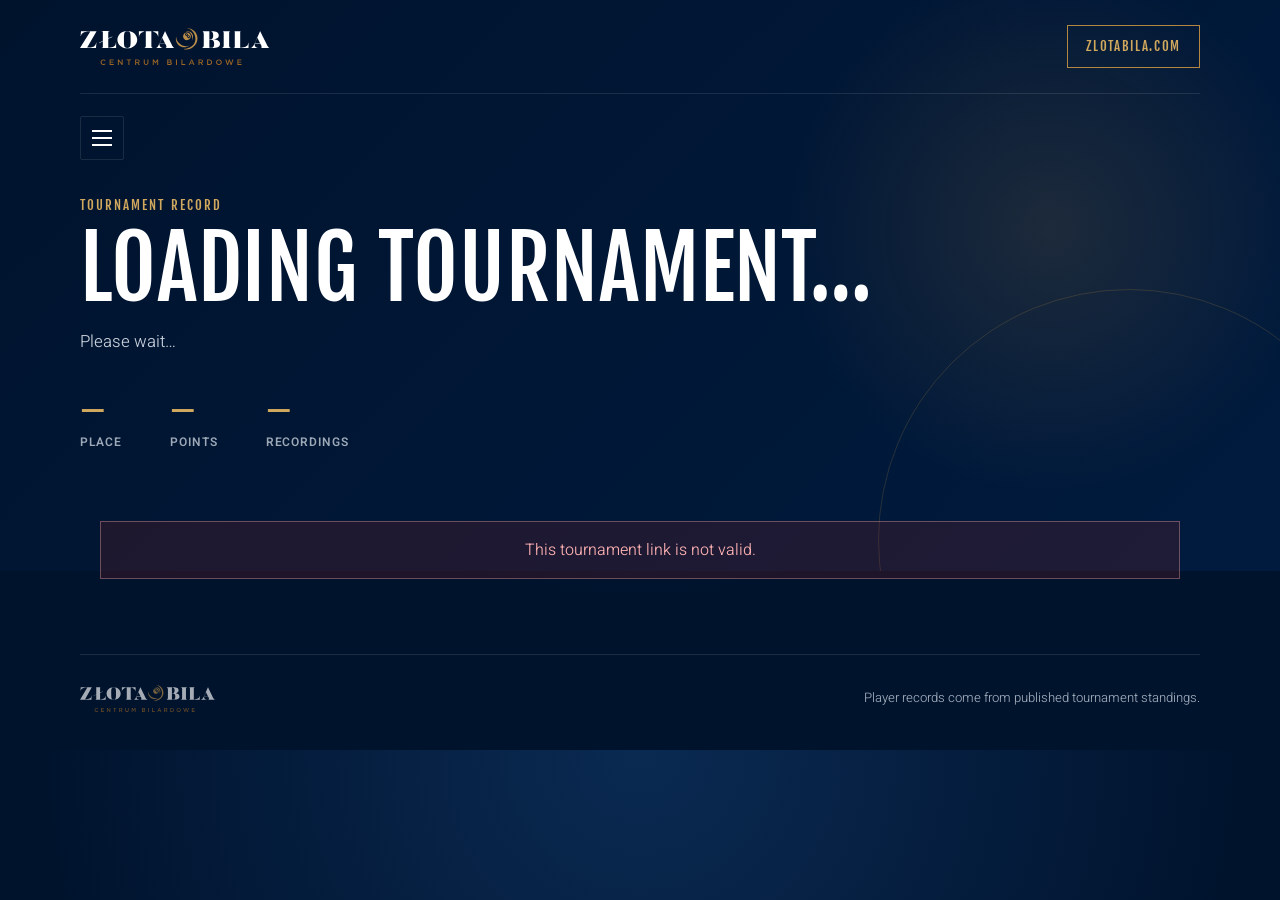
<file: docs/tournament.html>
<!doctype html>
<html lang="en">
<head>
    <meta charset="utf-8">
    <meta name="viewport" content="width=device-width, initial-scale=1">
    <meta
        name="description"
        content="Złota Bila player tournament matches and recordings"
    >
    <meta name="theme-color" content="#001b3e">
    <title>Tournament — Złota Bila</title>

    <link rel="preconnect" href="https://fonts.googleapis.com">
    <link rel="preconnect" href="https://fonts.gstatic.com" crossorigin>
    <link
        href="https://fonts.googleapis.com/css2?family=Fjalla+One&family=Heebo:wght@300;400;500;600;700&display=swap"
        rel="stylesheet"
    >

    <link rel="stylesheet" href="style.css">
    <script src="navigation.js" defer></script>
    <script src="year-navigation.js" defer></script>
    <script src="tournament.js" defer></script>
</head>

<body>
    <header class="hero profile-hero">
        <div class="container">
            <div class="brand-bar">
                <a
                    class="brand"
                    href="https://zlotabila.com/"
                    aria-label="Złota Bila home page"
                >
                    <img class="brand-logo" src="zlota.svg" alt="Złota Bila">
                </a>
                <a class="club-link" href="https://zlotabila.com/">
                    ZLOTABILA.COM
                </a>
            </div>

            <div class="ranking-navigation-row">
                <div class="site-navigation">
                    <button
                        class="menu-button"
                        type="button"
                        aria-label="Open ranking navigation"
                        aria-expanded="false"
                        aria-controls="ranking-menu"
                    >
                        <span></span><span></span><span></span>
                    </button>
                    <nav
                        id="ranking-menu"
                        class="navigation-menu"
                        aria-label="Ranking pages"
                        hidden
                    >
                        <a href="index.html">Annual ranking</a>
                        <a href="seasons.html">Seasonal rankings</a>
                        <a href="disciplines.html">Discipline rankings</a>
                        <a href="head-to-head.html">Head-2-Head</a>
                    </nav>
                </div>
            </div>

            <div class="hero-content">
                <p class="eyebrow">Tournament record</p>
                <h1 id="tournament-name">Loading tournament…</h1>
                <p id="tournament-meta" class="season">Please wait…</p>

                <div class="statistics" aria-label="Tournament result">
                    <div class="statistic">
                        <strong id="player-place">—</strong>
                        <span>Place</span>
                    </div>
                    <div class="statistic">
                        <strong id="player-points">—</strong>
                        <span>Points</span>
                    </div>
                    <div class="statistic">
                        <strong id="recording-total">—</strong>
                        <span>Recordings</span>
                    </div>
                </div>
            </div>
        </div>
    </header>

    <main class="container main-content profile-content">
        <div
            id="error-message"
            class="message error-message profile-error"
            role="alert"
            hidden
        ></div>

        <section id="tournament-details" class="ranking-card" hidden>
            <div class="gold-line"></div>
            <div class="toolbar">
                <div>
                    <p class="section-label">On camera</p>
                    <h2 id="matches-heading">Matches</h2>
                    <p class="updated">
                        Video links appear on matches with a recording.
                    </p>
                </div>
                <a id="back-to-player" class="back-link" href="player.html">
                    Back to player profile
                </a>
            </div>

            <div id="recorded-matches" class="recorded-match-list"></div>
            <p id="no-recordings" class="tournament-empty" hidden>
                No match details are available for this player in this
                tournament yet.
            </p>

            <div class="tournament-actions">
                <p>See the complete results and standings.</p>
                <a
                    id="standings-link"
                    class="back-link"
                    href="#"
                    target="_blank"
                    rel="noopener noreferrer"
                >
                    Tournament Service standings
                </a>
            </div>
        </section>

        <noscript>
            <p class="message noscript-message">
                JavaScript must be enabled to display the tournament.
            </p>
        </noscript>
    </main>

    <footer>
        <div class="container footer-content">
            <img class="footer-logo" src="zlota.svg" alt="">
            <p>Player records come from published tournament standings.</p>
        </div>
    </footer>
</body>
</html>
</file>
<file: docs/style.css>
:root {
    --navy: #001b3e;
    --navy-dark: #00132d;
    --navy-light: #072852;
    --gold: #b38641;
    --gold-light: #d0a85e;
    --surface: #062246;
    --surface-light: #0a2b54;
    --white: #ffffff;
    --text: #eef2f7;
    --muted: #9ea9b8;
    --border: rgb(255 255 255 / 10%);
    --danger: #ffb3b3;
    --danger-background: rgb(150 30 30 / 20%);
    --shadow: 0 24px 70px rgb(0 0 0 / 32%);
}

* {
    box-sizing: border-box;
}

html {
    color-scheme: dark;
}

body {
    min-width: 320px;
    margin: 0;
    background:
        radial-gradient(
            circle at 50% 0,
            #0a2a52 0,
            var(--navy-dark) 600px
        );
    color: var(--text);
    font-family: "Heebo", sans-serif;
    font-weight: 300;
    line-height: 1.5;
}

button,
input,
select {
    font: inherit;
}

a {
    color: inherit;
}

.container {
    width: min(1120px, calc(100% - 32px));
    margin-inline: auto;
}

.hero {
    position: relative;
    min-height: 410px;
    overflow: hidden;
    background:
        radial-gradient(
            circle at 82% 40%,
            rgb(179 134 65 / 16%),
            transparent 24%
        ),
        linear-gradient(
            135deg,
            var(--navy-dark),
            var(--navy)
        );
    color: var(--white);
}

.hero::after {
    position: absolute;
    right: -100px;
    bottom: -220px;
    width: 500px;
    height: 500px;
    border: 1px solid rgb(179 134 65 / 22%);
    border-radius: 50%;
    content: "";
}

.brand-bar {
    position: relative;
    z-index: 1;
    display: flex;
    min-height: 94px;
    align-items: center;
    justify-content: space-between;
    gap: 30px;
    border-bottom: 1px solid rgb(255 255 255 / 10%);
}

.ranking-navigation-row {
    position: relative;
    z-index: 3;
    display: flex;
    min-height: 66px;
    align-items: center;
    justify-content: space-between;
    padding-top: 22px;
}

.year-picker {
    display: flex;
    align-items: center;
    gap: 10px;
    color: var(--muted);
    font-size: 0.75rem;
    font-weight: 600;
    letter-spacing: 0.08em;
    text-transform: uppercase;
}

.year-picker select {
    min-width: 92px;
    padding: 9px 30px 9px 12px;
    border: 1px solid rgb(179 134 65 / 45%);
    border-radius: 2px;
    background: var(--navy-dark);
    color: var(--gold-light);
    cursor: pointer;
    font-weight: 700;
}

.year-picker select:focus-visible {
    border-color: var(--gold-light);
    outline: none;
}

.site-navigation {
    position: relative;
}

.menu-button {
    display: grid;
    width: 44px;
    height: 44px;
    padding: 11px;
    border: 1px solid var(--border);
    border-radius: 2px;
    place-content: center;
    gap: 5px;
    background: transparent;
    color: var(--white);
    cursor: pointer;
    transition:
        border-color 120ms ease,
        background 120ms ease;
}

.menu-button span {
    display: block;
    width: 20px;
    height: 2px;
    background: currentcolor;
}

.menu-button:hover,
.menu-button:focus-visible,
.menu-button[aria-expanded="true"] {
    border-color: var(--gold);
    outline: none;
    background: rgb(179 134 65 / 12%);
    color: var(--gold-light);
}

.navigation-menu {
    position: absolute;
    z-index: 5;
    top: calc(100% + 10px);
    left: 0;
    width: 230px;
    overflow: hidden;
    border: 1px solid rgb(179 134 65 / 45%);
    border-radius: 3px;
    background: var(--navy-dark);
    box-shadow: 0 18px 45px rgb(0 0 0 / 40%);
}

.navigation-menu[hidden] {
    display: none;
}

.navigation-menu a {
    display: block;
    padding: 14px 17px;
    border-bottom: 1px solid var(--border);
    color: var(--text);
    font-size: 0.9rem;
    font-weight: 500;
    text-decoration: none;
}

.navigation-menu a:last-child {
    border-bottom: 0;
}

.navigation-menu a:hover,
.navigation-menu a:focus-visible,
.navigation-menu a[aria-current="page"] {
    outline: none;
    background: var(--surface-light);
    color: var(--gold-light);
}

.brand {
    display: inline-flex;
    align-items: center;
}

.brand-logo {
    display: block;
    width: 190px;
    max-height: 64px;
}

.club-link {
    padding: 11px 18px;
    border: 1px solid var(--gold);
    color: var(--gold-light);
    font-family: "Fjalla One", sans-serif;
    font-size: 0.8rem;
    letter-spacing: 0.13em;
    text-decoration: none;
    transition:
        background 150ms ease,
        color 150ms ease;
}

.club-link:hover,
.club-link:focus-visible {
    background: var(--gold);
    color: var(--navy-dark);
}

.hero-content {
    position: relative;
    z-index: 1;
    padding: 36px 0 120px;
}

.eyebrow,
.section-label {
    margin: 0 0 10px;
    color: var(--gold-light);
    font-family: "Fjalla One", sans-serif;
    font-size: 0.8rem;
    letter-spacing: 0.16em;
    text-transform: uppercase;
}

h1,
h2 {
    font-family: "Fjalla One", sans-serif;
    font-weight: 500;
    text-transform: uppercase;
}

h1 {
    max-width: 800px;
    margin: 0;
    font-size: clamp(3rem, 7vw, 5.4rem);
    line-height: 1;
    letter-spacing: 0.01em;
}

.season {
    margin: 17px 0 0;
    color: #c8d0dc;
    font-size: 1.05rem;
}

.statistics {
    display: flex;
    gap: 48px;
    margin-top: 38px;
}

.statistic {
    display: flex;
    flex-direction: column;
}

.statistic strong {
    color: var(--gold-light);
    font-family: "Fjalla One", sans-serif;
    font-size: 2rem;
    font-weight: 500;
    line-height: 1.2;
}

.statistic span {
    margin-top: 3px;
    color: var(--muted);
    font-size: 0.75rem;
    font-weight: 600;
    letter-spacing: 0.08em;
    text-transform: uppercase;
}

.main-content {
    position: relative;
    z-index: 2;
    margin-top: -70px;
}

.ranking-card {
    overflow: hidden;
    border: 1px solid var(--border);
    border-radius: 3px;
    background: var(--surface);
    box-shadow: var(--shadow);
}

.period-toolbar {
    display: flex;
    align-items: flex-end;
    justify-content: space-between;
    gap: 30px;
    padding: 25px 30px;
    border-bottom: 1px solid var(--border);
    background: var(--navy-dark);
}

.period-tabs {
    display: inline-flex;
    gap: 3px;
    padding: 4px;
    border: 1px solid rgb(179 134 65 / 45%);
    border-radius: 999px;
    background: rgb(179 134 65 / 7%);
}

.discipline-picker {
    min-width: 0;
}

.discipline-tabs {
    flex-wrap: wrap;
    border-radius: 18px;
}

.discipline-tabs .period-tab {
    min-width: 0;
}

.period-tab {
    min-width: 100px;
    padding: 9px 18px;
    border: 0;
    border-radius: 999px;
    background: transparent;
    color: var(--gold-light);
    cursor: pointer;
    font-family: "Fjalla One", sans-serif;
    letter-spacing: 0.05em;
    opacity: 0.72;
    text-transform: uppercase;
    transition:
        background 150ms ease,
        color 150ms ease,
        opacity 150ms ease,
        box-shadow 150ms ease;
}

.period-tab:hover,
.period-tab:focus-visible {
    outline: none;
    background: rgb(179 134 65 / 14%);
    color: var(--gold-light);
    opacity: 1;
}

.period-tab[aria-selected="true"] {
    background: linear-gradient(135deg, var(--gold-light), var(--gold));
    box-shadow: 0 5px 18px rgb(179 134 65 / 24%);
    color: var(--navy-dark);
    opacity: 1;
}

.comparison-note {
    max-width: 360px;
    margin: 0;
    color: var(--muted);
    font-size: 0.82rem;
    text-align: right;
}

.latest-podium {
    padding: 26px 30px 30px;
    border-bottom: 1px solid var(--border);
    background:
        linear-gradient(135deg, rgb(179 134 65 / 9%), transparent 55%),
        var(--surface-light);
}

.podium-heading {
    display: flex;
    align-items: end;
    justify-content: space-between;
    gap: 24px;
    margin-bottom: 20px;
}

.podium-heading h2 {
    margin: 2px 0 0;
    color: var(--white);
    font-size: 1.45rem;
}

.podium-heading .updated {
    margin-top: 3px;
}

.tournament-link {
    color: var(--gold-light);
    font-size: 0.85rem;
    font-weight: 600;
    text-underline-offset: 4px;
}

.tournament-link:hover,
.tournament-link:focus-visible {
    outline: none;
    color: var(--white);
}

.podium-players {
    display: grid;
    grid-template-columns: repeat(4, minmax(0, 1fr));
    gap: 10px;
}

.podium-player {
    display: grid;
    grid-template-columns: auto 1fr;
    gap: 2px 12px;
    align-items: center;
    min-width: 0;
    padding: 15px 16px;
    border: 1px solid var(--border);
    border-radius: 3px;
    background: rgb(0 19 45 / 55%);
}

.podium-place {
    display: grid;
    grid-row: span 2;
    width: 36px;
    height: 36px;
    place-items: center;
    border-radius: 50%;
    color: var(--navy-dark);
    font-weight: 700;
}

.podium-place-1 .podium-place {
    background: #d4ac55;
}

.podium-place-2 .podium-place {
    background: #bbc4cf;
}

.podium-place-3 .podium-place {
    background: #ba8058;
}

.podium-player-link {
    overflow: hidden;
    color: var(--white);
    font-weight: 600;
    text-overflow: ellipsis;
    white-space: nowrap;
}

.podium-player-link:hover,
.podium-player-link:focus-visible {
    outline: none;
    color: var(--gold-light);
}

.podium-country {
    color: var(--muted);
    font-size: 0.75rem;
    font-weight: 600;
    letter-spacing: 0.06em;
}

.seasonal-toolbar {
    border-bottom: 1px solid var(--border);
}

.annual-rank {
    color: var(--muted);
    font-weight: 600;
}

.profile-breakdowns {
    display: grid;
    grid-template-columns: repeat(2, minmax(0, 1fr));
    gap: 22px;
    margin-bottom: 22px;
}

.breakdown-card {
    padding: 26px 28px;
    border: 1px solid var(--border);
    border-radius: 3px;
    background: var(--surface);
    box-shadow: var(--shadow);
}

.breakdown-card h2 {
    margin: 0 0 20px;
    color: var(--white);
    font-size: 1.45rem;
}

.breakdown-list {
    display: grid;
    gap: 9px;
}

.breakdown-item {
    position: relative;
    min-height: 70px;
    padding: 13px 72px 13px 15px;
    border: 1px solid var(--border);
    border-radius: 2px;
    background: var(--navy-dark);
}

.breakdown-item h3 {
    margin: 0;
    color: var(--white);
    font-size: 0.92rem;
    font-weight: 600;
}

.breakdown-item p,
.breakdown-empty {
    margin: 4px 0 0;
    color: var(--muted);
    font-size: 0.8rem;
}

.breakdown-item strong {
    position: absolute;
    top: 50%;
    right: 16px;
    color: var(--gold-light);
    font-family: "Fjalla One", sans-serif;
    font-size: 1.35rem;
    font-weight: 500;
    transform: translateY(-50%);
}

.history-card {
    margin-top: 0;
}

.recorded-match-list {
    display: grid;
    grid-template-columns: repeat(2, minmax(0, 1fr));
    gap: 1px;
    background: var(--border);
}

.recorded-match {
    display: grid;
    grid-template-columns: 1fr auto;
    gap: 8px 18px;
    align-items: center;
    min-width: 0;
    padding: 20px 22px;
    background: var(--surface);
}

.recorded-match-information {
    min-width: 0;
}

.recorded-match-meta,
.recorded-match-details {
    margin: 0;
    color: var(--muted);
    font-size: 0.75rem;
}

.recorded-opponent {
    display: block;
    margin: 3px 0;
    overflow: hidden;
    color: var(--white);
    font-size: 1rem;
    font-weight: 600;
    text-overflow: ellipsis;
    white-space: nowrap;
}

.recorded-opponent:hover,
.recorded-opponent:focus-visible {
    outline: none;
    color: var(--gold-light);
}

.recorded-score {
    color: var(--gold-light);
    font-family: "Fjalla One", sans-serif;
    font-size: 1.35rem;
    font-weight: 500;
}

.watch-match-link {
    grid-column: 1 / -1;
    justify-self: start;
    color: var(--gold-light);
    font-size: 0.8rem;
    font-weight: 600;
    text-underline-offset: 4px;
}

.watch-match-link:hover,
.watch-match-link:focus-visible {
    outline: none;
    color: var(--white);
}

.history-table {
    min-width: 820px;
}

.history-table td:nth-child(2) {
    width: 100%;
    white-space: normal;
}

.recording-count {
    display: block;
    margin-top: 5px;
    color: var(--gold-light);
    font-size: 0.7rem;
    font-weight: 600;
}

.tournament-empty {
    margin: 0;
    padding: 32px 30px;
    border-bottom: 1px solid var(--border);
    color: var(--muted);
}

.tournament-actions {
    display: flex;
    align-items: center;
    justify-content: space-between;
    gap: 20px;
    padding: 22px 30px;
    border-top: 1px solid var(--border);
    background: var(--navy-dark);
}

.tournament-actions p {
    margin: 0;
    color: var(--muted);
    font-size: 0.82rem;
}

.head-to-head-content {
    display: grid;
    gap: 22px;
}

.comparison-form {
    display: grid;
    grid-template-columns: minmax(0, 1fr) auto minmax(0, 1fr) auto;
    gap: 18px;
    align-items: end;
    padding: 28px 30px;
}

.comparison-form label {
    display: grid;
    gap: 7px;
    color: var(--gold-light);
    font-size: 0.72rem;
    font-weight: 600;
    letter-spacing: 0.07em;
    text-transform: uppercase;
}

.comparison-form select {
    width: 100%;
    min-width: 0;
    padding: 12px 38px 12px 14px;
    border: 1px solid var(--border);
    border-radius: 2px;
    outline: none;
    background: var(--navy-dark);
    color: var(--white);
}

.comparison-form select:focus {
    border-color: var(--gold);
    box-shadow: 0 0 0 3px rgb(179 134 65 / 15%);
}

.versus-mark {
    align-self: end;
    padding-bottom: 12px;
    color: var(--muted);
    font-family: "Fjalla One", sans-serif;
}

.compare-button {
    min-height: 48px;
    padding: 10px 20px;
    border: 1px solid var(--gold);
    border-radius: 2px;
    background: linear-gradient(135deg, var(--gold-light), var(--gold));
    color: var(--navy-dark);
    cursor: pointer;
    font-weight: 700;
}

.compare-button:hover,
.compare-button:focus-visible {
    outline: none;
    box-shadow: 0 5px 18px rgb(179 134 65 / 30%);
    color: var(--white);
}

.player-comparison-grid {
    display: grid;
    grid-template-columns: repeat(2, minmax(0, 1fr));
    gap: 22px;
    margin-bottom: 22px;
}

.comparison-player-card h2 {
    margin-bottom: 0;
}

.comparison-player-card h2 a {
    color: var(--white);
    text-underline-offset: 5px;
}

.comparison-player-card h2 a:hover,
.comparison-player-card h2 a:focus-visible {
    outline: none;
    color: var(--gold-light);
}

.comparison-player-country {
    margin: 4px 0 20px;
    color: var(--muted);
    font-size: 0.78rem;
    font-weight: 600;
    letter-spacing: 0.08em;
}

.comparison-statistics {
    display: grid;
    grid-template-columns: repeat(2, minmax(0, 1fr));
    gap: 1px;
    border: 1px solid var(--border);
    background: var(--border);
}

.comparison-statistics div {
    display: grid;
    gap: 2px;
    padding: 14px;
    background: var(--navy-dark);
}

.comparison-statistics strong {
    color: var(--gold-light);
    font-family: "Fjalla One", sans-serif;
    font-size: 1.3rem;
    font-weight: 500;
}

.comparison-statistics span {
    color: var(--muted);
    font-size: 0.7rem;
}

.discipline-comparison-card,
.meetings-card {
    margin-top: 22px;
}

.head-to-head-table {
    min-width: 720px;
}

.head-to-head-table td:not(:first-child) {
    color: var(--text);
    font-weight: 500;
}

.meeting-list {
    display: grid;
    grid-template-columns: repeat(2, minmax(0, 1fr));
    gap: 1px;
    background: var(--border);
}

.meeting-item {
    display: grid;
    grid-template-columns: minmax(0, 1fr) auto;
    gap: 8px 18px;
    align-items: center;
    padding: 20px 22px;
    background: var(--surface);
}

.meeting-information {
    min-width: 0;
}

.meeting-score {
    color: var(--gold-light);
    font-family: "Fjalla One", sans-serif;
    font-size: 1.35rem;
    font-weight: 500;
}

.back-link {
    padding: 10px 15px;
    border: 1px solid rgb(179 134 65 / 55%);
    border-radius: 2px;
    color: var(--gold-light);
    font-size: 0.82rem;
    font-weight: 600;
    text-decoration: none;
}

.back-link:hover,
.back-link:focus-visible {
    outline: none;
    background: var(--gold);
    color: var(--navy-dark);
}

.profile-error {
    border: 1px solid rgb(255 179 179 / 35%);
    background: var(--danger-background);
}

.gold-line {
    height: 4px;
    background:
        linear-gradient(
            90deg,
            var(--gold),
            var(--gold-light),
            var(--gold)
        );
}

.toolbar {
    display: flex;
    align-items: center;
    justify-content: space-between;
    gap: 24px;
    padding: 29px 30px;
    border-bottom: 1px solid var(--border);
}

.toolbar h2 {
    margin: 0;
    color: var(--white);
    font-size: 1.7rem;
    letter-spacing: 0.02em;
}

.section-label {
    margin-bottom: 5px;
    font-size: 0.7rem;
}

.updated {
    margin: 7px 0 0;
    color: var(--muted);
    font-size: 0.84rem;
}

.search {
    width: min(310px, 100%);
}

.search input {
    width: 100%;
    padding: 12px 15px;
    border: 1px solid var(--border);
    border-radius: 2px;
    outline: none;
    background: var(--navy-dark);
    color: var(--white);
    transition:
        border-color 120ms ease,
        box-shadow 120ms ease;
}

.search input::placeholder {
    color: #7f8b9b;
}

.search input:hover {
    border-color: rgb(179 134 65 / 65%);
}

.search input:focus {
    border-color: var(--gold);
    box-shadow: 0 0 0 3px rgb(179 134 65 / 15%);
}

.table-wrapper {
    overflow-x: auto;
}

table {
    width: 100%;
    min-width: 620px;
    border-collapse: collapse;
}

th,
td {
    padding: 17px 23px;
    border-bottom: 1px solid var(--border);
    text-align: left;
    white-space: nowrap;
}

th {
    background: var(--navy-dark);
    color: var(--gold-light);
    font-family: "Fjalla One", sans-serif;
    font-size: 0.75rem;
    font-weight: 500;
    letter-spacing: 0.08em;
    text-transform: uppercase;
}

tbody tr {
    transition: background 120ms ease;
}

tbody tr:hover {
    background: var(--surface-light);
}

tbody tr:last-child td {
    border-bottom: 0;
}

.number-column {
    text-align: right;
}

.rank {
    width: 95px;
    color: var(--muted);
    font-weight: 700;
}

.player {
    width: 100%;
    color: var(--white);
    font-weight: 600;
}

.rank-movement {
    display: inline-grid;
    width: 15px;
    margin-right: 7px;
    place-items: center;
    font-size: 0.72rem;
    font-weight: 700;
    line-height: 1;
    vertical-align: 0.08em;
}

.rank-movement-up {
    color: #56c98a;
}

.rank-movement-down {
    color: #ed6b72;
}

.rank-movement-same {
    color: #8f9aaa;
}

.player-link {
    color: inherit;
    text-decoration-color: rgb(208 168 94 / 45%);
    text-decoration-thickness: 1px;
    text-underline-offset: 4px;
}

.player-link:hover,
.player-link:focus-visible {
    outline: none;
    color: var(--gold-light);
    text-decoration-color: var(--gold-light);
}

.country {
    color: var(--muted);
    font-weight: 400;
}

.points {
    color: var(--gold-light);
    font-size: 1.05rem;
    font-weight: 700;
}

.medal {
    display: inline-grid;
    width: 32px;
    height: 32px;
    place-items: center;
    border: 1px solid rgb(255 255 255 / 15%);
    border-radius: 50%;
    color: var(--navy-dark);
    font-weight: 700;
}

.medal-1 {
    background: #d4ac55;
}

.medal-2 {
    background: #bbc4cf;
}

.medal-3 {
    background: #ba8058;
}

.message {
    margin: 0;
    padding: 34px 24px;
    color: var(--muted);
    text-align: center;
}

.error-message {
    margin: 20px;
    padding: 16px;
    border: 1px solid rgb(255 179 179 / 35%);
    background: var(--danger-background);
    color: var(--danger);
}

.noscript-message {
    margin-top: 20px;
    border: 1px solid var(--border);
    background: var(--surface);
}

footer {
    padding: 55px 0 38px;
    color: var(--muted);
    font-size: 0.82rem;
}

.footer-content {
    display: flex;
    align-items: center;
    justify-content: space-between;
    gap: 30px;
    border-top: 1px solid var(--border);
    padding-top: 30px;
}

.footer-content p {
    margin: 0;
    text-align: right;
}

.footer-logo {
    width: 135px;
    max-height: 50px;
    opacity: 0.65;
}

.visually-hidden {
    position: absolute;
    width: 1px;
    height: 1px;
    padding: 0;
    overflow: hidden;
    clip: rect(0, 0, 0, 0);
    white-space: nowrap;
    border: 0;
}

@media (max-width: 700px) {
    .brand-bar {
        min-height: 80px;
    }

    .brand-logo {
        width: 150px;
    }

    .ranking-navigation-row {
        min-height: 56px;
        padding-top: 16px;
    }

    .year-picker span {
        display: none;
    }

    .menu-button {
        width: 40px;
        height: 40px;
    }

    .club-link {
        display: none;
    }

    .hero {
        min-height: 380px;
    }

    .hero-content {
        padding: 28px 0 105px;
    }

    .statistics {
        gap: 34px;
        margin-top: 30px;
    }

    .main-content {
        margin-top: -55px;
    }

    .toolbar {
        align-items: stretch;
        flex-direction: column;
        padding: 23px 20px;
    }

    .period-toolbar {
        align-items: stretch;
        flex-direction: column;
        gap: 16px;
        padding: 20px;
    }

    .profile-breakdowns {
        grid-template-columns: 1fr;
    }

    .recorded-match-list {
        grid-template-columns: 1fr;
    }

    .tournament-actions {
        align-items: stretch;
        flex-direction: column;
        padding: 20px;
    }

    .tournament-actions .back-link {
        text-align: center;
    }

    .comparison-form {
        grid-template-columns: 1fr;
        padding: 22px 20px;
    }

    .versus-mark {
        display: none;
    }

    .player-comparison-grid,
    .meeting-list {
        grid-template-columns: 1fr;
    }

    .breakdown-card {
        padding: 22px 20px;
    }

    .period-tabs {
        display: grid;
        grid-template-columns: repeat(3, 1fr);
        width: 100%;
    }

    .discipline-tabs {
        display: grid;
        grid-template-columns: 1fr;
        border-radius: 16px;
    }

    .period-tab {
        min-width: 0;
        padding-inline: 8px;
    }

    .comparison-note {
        text-align: left;
    }

    .latest-podium {
        padding: 22px 20px;
    }

    .podium-heading {
        align-items: flex-start;
        flex-direction: column;
        gap: 10px;
    }

    .podium-players {
        grid-template-columns: repeat(2, minmax(0, 1fr));
    }

    .search {
        width: 100%;
    }

    th,
    td {
        padding: 14px 13px;
    }

    table {
        min-width: 500px;
    }

    .ranking-table,
    .seasonal-table {
        min-width: 0;
        table-layout: fixed;
    }

    .ranking-table th,
    .ranking-table td,
    .seasonal-table th,
    .seasonal-table td {
        padding-inline: 4px;
    }

    .ranking-table th:first-child,
    .ranking-table td:first-child,
    .seasonal-table th:first-child,
    .seasonal-table td:first-child {
        width: 40px;
    }

    .ranking-table th:nth-child(4),
    .ranking-table td:nth-child(4),
    .seasonal-table th:nth-child(4),
    .seasonal-table td:nth-child(4) {
        width: 56px;
    }

    .ranking-table th:nth-child(5),
    .ranking-table td:nth-child(5),
    .seasonal-table th:nth-child(5),
    .seasonal-table td:nth-child(5) {
        width: 64px;
    }

    .ranking-table .player,
    .seasonal-table .player {
        width: auto;
        padding-left: 1px;
    }

    .ranking-table .medal,
    .seasonal-table .medal {
        width: 30px;
        height: 30px;
    }

    .ranking-table .player-link,
    .seasonal-table .player-link {
        white-space: normal;
        overflow-wrap: anywhere;
    }

    .ranking-table th,
    .seasonal-table th {
        font-size: 0.68rem;
        letter-spacing: 0.04em;
    }

    th:nth-child(3),
    td:nth-child(3) {
        display: none;
    }

    .seasonal-table .annual-rank-column {
        display: none;
    }

    .footer-content {
        align-items: flex-start;
        flex-direction: column;
    }

    .footer-content p {
        text-align: left;
    }
}

@media (prefers-reduced-motion: reduce) {
    *,
    *::before,
    *::after {
        scroll-behavior: auto !important;
        transition: none !important;
    }
}
</file>
